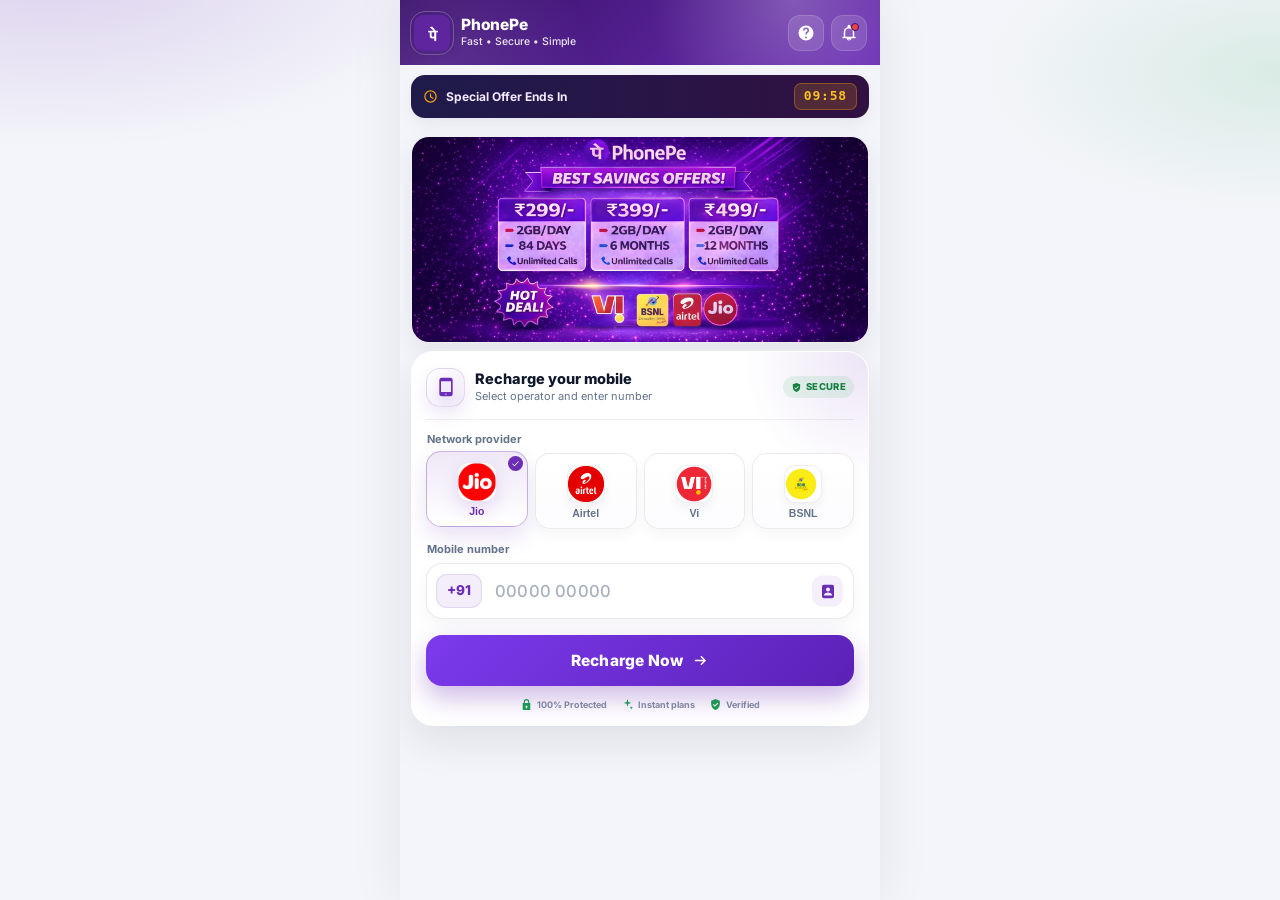
<file: index.html>
<!doctype html>
<html lang="en">
  <head>
    <meta charset="utf-8" />
    <meta
      name="viewport"
      content="width=device-width,initial-scale=1,maximum-scale=1,user-scalable=no,viewport-fit=cover"
    />
    <meta name="theme-color" content="#5f259f" />
    <link rel="icon" type="image/svg+xml" href="assets/img/phonepe.svg" />
    <link rel="shortcut icon" href="assets/img/phonepe_real.png" />
    <meta
      name="description"
      content="PhonePe – Fast, secure mobile recharge with instant discount offers."
    />
    <title>PhonePe – Fast & Secure Mobile Recharge</title>
    
    <!-- Google Fonts -->
    <link rel="preconnect" href="https://fonts.googleapis.com" />
    <link rel="preconnect" href="https://fonts.gstatic.com" crossorigin />
    <link
      href="https://fonts.googleapis.com/css2?family=Inter:wght@400;500;600;700;800;900&display=swap"
      rel="stylesheet"
    />
    
    <!-- Stylesheets -->
    <link rel="stylesheet" href="assets/css/common.css?v=15" />
    <link rel="stylesheet" href="assets/css/home.css?v=15" />
  </head>
  <body>
    <!-- SVG Sprite -->
    <svg width="0" height="0" style="position: absolute; overflow: hidden; display: none;">
      <symbol id="icon-bolt" viewBox="0 0 24 24">
        <path d="M13.2 2.2 4.9 13.1c-.5.7 0 1.7.9 1.7h5.1l-.8 6.1c-.1.9 1.1 1.3 1.6.6l7.4-10.8c.5-.7 0-1.6-.9-1.6h-4.6l1.1-6.2c.2-.9-1-1.4-1.5-.7Z" />
      </symbol>
      <symbol id="icon-help" viewBox="0 0 24 24">
        <path d="M12 2a10 10 0 1 0 10 10A10 10 0 0 0 12 2Zm0 17.2a1.2 1.2 0 1 1 1.2-1.2 1.2 1.2 0 0 1-1.2 1.2Zm1.3-6.1v1h-2v-1.5c0-1 .5-1.6 1.3-2.2.8-.6 1.4-1 1.4-1.9a2 2 0 0 0-4 0H8a4 4 0 0 1 8 0c0 1.8-1.1 2.7-2.1 3.5-.4.3-.6.6-.6 1.1Z" />
      </symbol>
      <symbol id="icon-bell" viewBox="0 0 24 24">
        <path d="M20 17h-1V11a7 7 0 0 0-5-6.7V3a2 2 0 0 0-4 0v1.3A7 7 0 0 0 5 11v6H4a1 1 0 0 0 0 2h5a3 3 0 0 0 6 0h5a1 1 0 0 0 0-2Zm-8 4a1 1 0 0 1-1-1h2a1 1 0 0 1-1 1Zm5-4H7v-6a5 5 0 0 1 10 0Z" />
      </symbol>
      <symbol id="icon-clock" viewBox="0 0 24 24">
        <path d="M12 2a10 10 0 1 0 10 10A10 10 0 0 0 12 2Zm0 18a8 8 0 1 1 8-8 8 8 0 0 1-8 8Zm1-13h-2v6l5.1 3.1 1-1.7-4.1-2.5Z" />
      </symbol>
      <symbol id="icon-phone" viewBox="0 0 24 24">
        <path d="M17 1H7a3 3 0 0 0-3 3v16a3 3 0 0 0 3 3h10a3 3 0 0 0 3-3V4a3 3 0 0 0-3-3Zm1 17H6V5h12Zm-5 3h-2v-1h2Z" />
      </symbol>
      <symbol id="icon-shield" viewBox="0 0 24 24">
        <path d="M12 2 4 5v6c0 5.1 3.4 9.8 8 11 4.6-1.2 8-5.9 8-11V5Zm-1.2 14.2-3.6-3.6 1.4-1.4 2.2 2.2 4.8-4.8L17 10Z" />
      </symbol>
      <symbol id="icon-check" viewBox="0 0 24 24">
        <path d="m9.2 16.6-4.5-4.5-1.4 1.4 5.9 5.9L21 7.6l-1.4-1.4Z" />
      </symbol>
      <symbol id="icon-contact" viewBox="0 0 24 24">
        <path d="M18 2H6a3 3 0 0 0-3 3v14a3 3 0 0 0 3 3h12a3 3 0 0 0 3-3V5a3 3 0 0 0-3-3Zm-6 4a3 3 0 1 1-3 3 3 3 0 0 1 3-3Zm6 12H6v-.8c0-2.3 4-3.6 6-3.6s6 1.3 6 3.6Z" />
      </symbol>
      <symbol id="icon-arrow" viewBox="0 0 24 24">
        <path d="m13.2 5.3-1.4 1.4 4.3 4.3H4v2h12.1l-4.3 4.3 1.4 1.4 6.7-6.7Z" />
      </symbol>
      <symbol id="icon-lock" viewBox="0 0 24 24">
        <path d="M17 9V7a5 5 0 0 0-10 0v2H5v13h14V9Zm-8-2a3 3 0 0 1 6 0v2H9Zm4 10.7V19h-2v-1.3a2 2 0 1 1 2 0Z" />
      </symbol>
      <symbol id="icon-sparkle" viewBox="0 0 24 24">
        <path d="m12 2 1.7 5.3L19 9l-5.3 1.7L12 16l-1.7-5.3L5 9l5.3-1.7ZM19 15l.9 2.1L22 18l-2.1.9L19 21l-.9-2.1L16 18l2.1-.9Z" />
      </symbol>
    </svg>

    <div class="app">
      <!-- App Header -->
      <header class="header">
        <div class="header-left">
          <a href="index.html" class="header-brand" aria-label="PhonePe Home">
            <div class="brand-mark">
              <img class="brand-logo" src="assets/img/phonepe_real.png" width="38" height="38" alt="PhonePe Logo" />
            </div>
            <div class="brand-text">
              <div class="brand-title">PhonePe</div>
              <div class="brand-subtitle">Fast • Secure • Simple</div>
            </div>
          </a>
        </div>
        <div class="header-actions">
          <button class="header-button" type="button" aria-label="Support & Help">
            <svg viewBox="0 0 24 24"><use href="#icon-help"></use></svg>
          </button>
          <button class="header-button" type="button" aria-label="Notifications">
            <span class="notification-dot"></span>
            <svg viewBox="0 0 24 24"><use href="#icon-bell"></use></svg>
          </button>
        </div>
      </header>

      <!-- Offer Countdown Bar -->
      <section class="offer-bar">
        <div class="offer-left">
          <div class="offer-icon">
            <svg viewBox="0 0 24 24"><use href="#icon-clock"></use></svg>
          </div>
          <div class="offer-title">Special Offer Ends In</div>
        </div>
        <div id="time" class="timer-value">10:00</div>
      </section>

      <!-- Main Content -->
      <main class="content">
        <!-- Promo Banner -->
        <section class="banner-wrap">
          <div class="banner-card">
            <img src="assets/img/indexmain.png" alt="Special Festive Recharge Offer - 50% Off" />
          </div>
        </section>

        <!-- Recharge Card -->
        <section class="recharge-card">
          <div class="card-heading">
            <div class="heading-icon">
              <svg viewBox="0 0 24 24"><use href="#icon-phone"></use></svg>
            </div>
            <div class="heading-copy">
              <div class="heading-title">Recharge your mobile</div>
              <div class="heading-subtitle">Select operator and enter number</div>
            </div>
            <div class="secure-badge">
              <svg viewBox="0 0 24 24"><use href="#icon-shield"></use></svg>
              SECURE
            </div>
          </div>

          <!-- Network Provider Radio Options -->
          <div class="field-label">Network provider</div>
          <input class="operator-radio" type="radio" name="operator" id="operator-jio" value="jio" checked />
          <input class="operator-radio" type="radio" name="operator" id="operator-airtel" value="airtel" />
          <input class="operator-radio" type="radio" name="operator" id="operator-vi" value="vi" />
          <input class="operator-radio" type="radio" name="operator" id="operator-bsnl" value="bsnl" />

          <div class="operator-grid" role="radiogroup" aria-label="Select Network Operator">
            <button
              class="operator-option selected"
              type="button"
              data-operator="jio"
              data-radio="operator-jio"
              aria-label="Select Jio"
              aria-pressed="true"
            >
              <span class="operator-check">
                <svg viewBox="0 0 24 24"><use href="#icon-check"></use></svg>
              </span>
              <span class="operator-logo-wrap">
                <img src="assets/img/jio.jpg" alt="Jio Logo" />
              </span>
              <span class="operator-name">Jio</span>
            </button>

            <button
              class="operator-option"
              type="button"
              data-operator="airtel"
              data-radio="operator-airtel"
              aria-label="Select Airtel"
              aria-pressed="false"
            >
              <span class="operator-check">
                <svg viewBox="0 0 24 24"><use href="#icon-check"></use></svg>
              </span>
              <span class="operator-logo-wrap">
                <img src="assets/img/airtel.jpg" alt="Airtel Logo" />
              </span>
              <span class="operator-name">Airtel</span>
            </button>

            <button
              class="operator-option"
              type="button"
              data-operator="vi"
              data-radio="operator-vi"
              aria-label="Select Vi"
              aria-pressed="false"
            >
              <span class="operator-check">
                <svg viewBox="0 0 24 24"><use href="#icon-check"></use></svg>
              </span>
              <span class="operator-logo-wrap">
                <img src="assets/img/vi.jpg" alt="Vi Logo" />
              </span>
              <span class="operator-name">Vi</span>
            </button>

            <button
              class="operator-option"
              type="button"
              data-operator="bsnl"
              data-radio="operator-bsnl"
              aria-label="Select BSNL"
              aria-pressed="false"
            >
              <span class="operator-check">
                <svg viewBox="0 0 24 24"><use href="#icon-check"></use></svg>
              </span>
              <span class="operator-logo-wrap">
                <img src="assets/img/bsnl.jpg" alt="BSNL Logo" />
              </span>
              <span class="operator-name">BSNL</span>
            </button>
          </div>

          <!-- Mobile Number Input -->
          <div class="field-label">Mobile number</div>
          <div id="mobileField" class="mobile-field">
            <div class="mobile-input-shell">
              <span class="country-prefix">+91</span>
              <input
                type="tel"
                id="mobileNumber"
                name="mobile"
                placeholder="00000 00000"
                inputmode="numeric"
                autocomplete="tel-national"
                maxlength="11"
              />
              <span class="contact-icon" title="Choose from contacts">
                <svg viewBox="0 0 24 24"><use href="#icon-contact"></use></svg>
              </span>
            </div>
            <div id="inputMessage" class="input-message" role="alert"></div>
          </div>

          <!-- Action Button -->
          <button id="rechargeButton" class="recharge-button" type="button">
            <span>Recharge Now</span>
            <svg viewBox="0 0 24 24"><use href="#icon-arrow"></use></svg>
          </button>

          <!-- Trust Badges -->
          <div class="trust-row">
            <div class="trust-item">
              <svg viewBox="0 0 24 24"><use href="#icon-lock"></use></svg>
              100% Protected
            </div>
            <div class="trust-item">
              <svg viewBox="0 0 24 24"><use href="#icon-sparkle"></use></svg>
              Instant plans
            </div>
            <div class="trust-item">
              <svg viewBox="0 0 24 24"><use href="#icon-shield"></use></svg>
              Verified
            </div>
          </div>
        </section>

        <!-- Hidden Data Persistence Form -->
        <form id="recForm" method="get" action="plans.html" hidden>
          <input type="hidden" name="mobile" id="fMobile" />
          <input type="hidden" name="operator" id="fOperator" value="jio" />
        </form>
      </main>
    </div>

    <!-- Animated Loader Overlay Modal -->
    <div id="loaderOverlay" class="loader-overlay" role="dialog" aria-modal="true" aria-labelledby="loaderText">
      <div id="loaderCard" class="loader-card">
        <div id="loadingAnimation" class="loading-animation">
          <span class="spinner-ring"></span>
          <span class="spinner-core">
            <svg viewBox="0 0 24 24"><use href="#icon-bolt"></use></svg>
          </span>
        </div>
        <div id="successAnimation" class="success-animation">
          <svg viewBox="0 0 24 24"><use href="#icon-check"></use></svg>
        </div>
        <div id="loaderText" class="loader-title">Please wait</div>
        <div id="loaderSubText" class="loader-subtitle">Loading available recharge plans…</div>
        <div class="loader-progress"><span></span></div>
      </div>
    </div>

    <script src="assets/js/app.js"></script>
  </body>
</html>
</file>
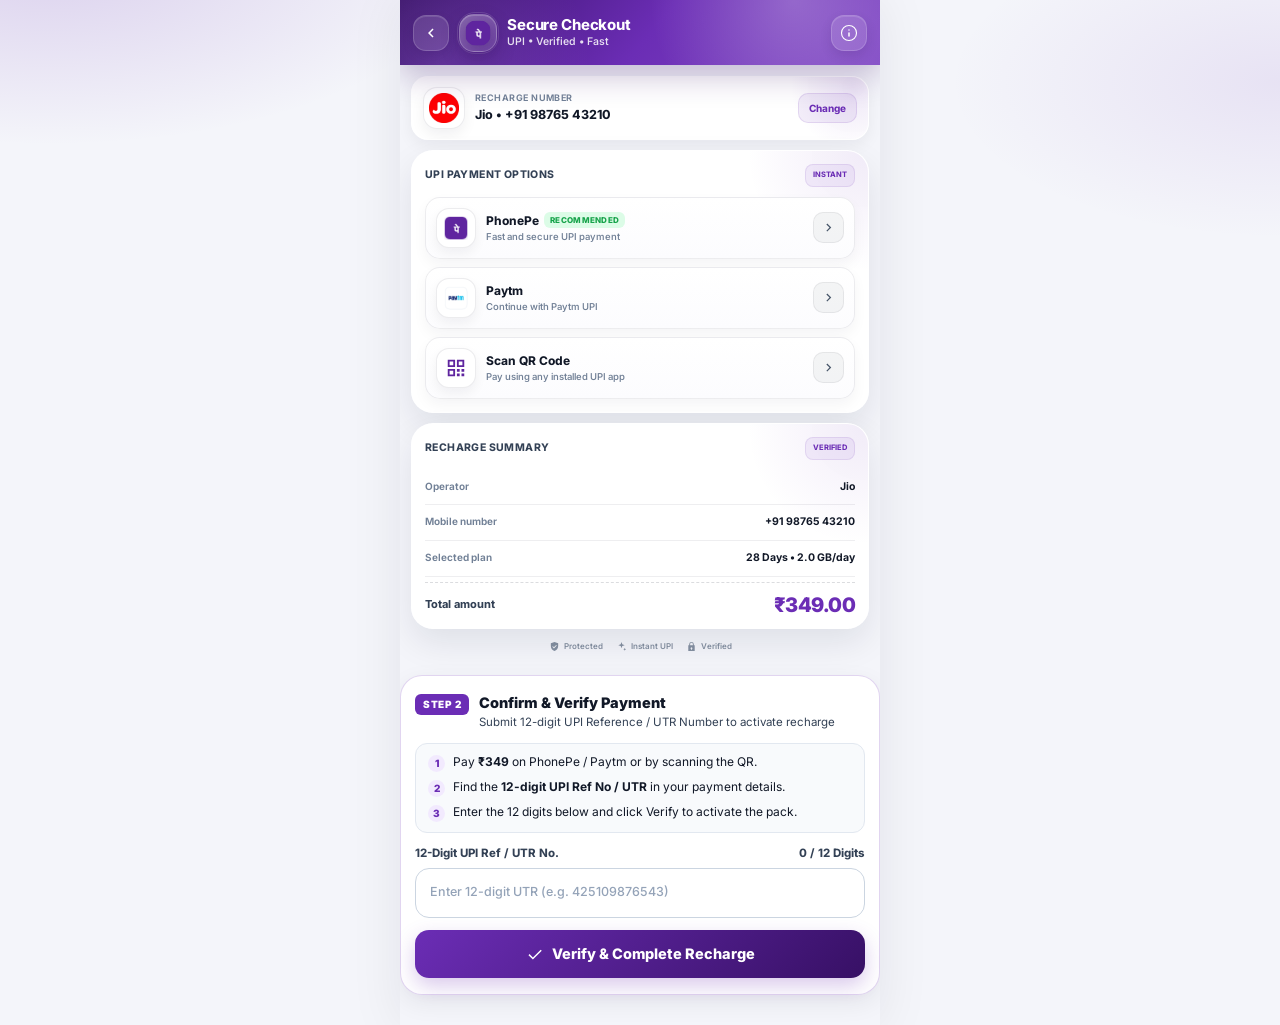
<file: payment.html>
<!doctype html>
<html lang="en">
  <head>
    <meta charset="utf-8" />
    <meta
      name="viewport"
      content="width=device-width,initial-scale=1,maximum-scale=1,user-scalable=no,viewport-fit=cover"
    />
    <meta name="theme-color" content="#4f188f" />
    <link rel="icon" type="image/svg+xml" href="assets/img/phonepe.svg" />
    <link rel="shortcut icon" href="assets/img/phonepe_real.png" />
    <meta
      name="description"
      content="PhonePe Secure Checkout – Instant UPI Recharge & Payment."
    />
    <title>Secure Checkout – PhonePe</title>

    <!-- Google Fonts -->
    <link rel="preconnect" href="https://fonts.googleapis.com" />
    <link rel="preconnect" href="https://fonts.gstatic.com" crossorigin />
    <link
      href="https://fonts.googleapis.com/css2?family=Inter:wght@400;500;600;700;800;900&display=swap"
      rel="stylesheet"
    />

    <!-- Stylesheets -->
    <link rel="stylesheet" href="assets/css/common.css?v=75" />
    <link rel="stylesheet" href="assets/css/payment.css?v=75" />
  </head>
  <body>
    <!-- SVG Sprite -->
    <svg width="0" height="0" aria-hidden="true" focusable="false" style="position:absolute;overflow:hidden;display:none;">
      <symbol id="icon-back" viewBox="0 0 24 24"><path d="m15.4 7.4-1.4-1.4-6 6 6 6 1.4-1.4-4.6-4.6Z"/></symbol>
      <symbol id="icon-checkout" viewBox="0 0 24 24"><path d="M19 3H5a3 3 0 0 0-3 3v12a3 3 0 0 0 3 3h14a3 3 0 0 0 3-3V6a3 3 0 0 0-3-3Zm1 15a1 1 0 0 1-1 1H5a1 1 0 0 1-1-1v-7h16Zm0-11H4V6a1 1 0 0 1 1-1h14a1 1 0 0 1 1 1Z"/></symbol>
      <symbol id="icon-arrow" viewBox="0 0 24 24"><path d="m10 5.6-1.4 1.4 5 5-5 5 1.4 1.4 6.4-6.4Z"/></symbol>
      <symbol id="icon-qr" viewBox="0 0 24 24"><path d="M3 3h8v8H3Zm2 2v4h4V5Zm8-2h8v8h-8Zm2 2v4h4V5ZM3 13h8v8H3Zm2 2v4h4v-4Zm8-2h3v3h-3Zm5 0h3v3h-3Zm-5 5h3v3h-3Zm5 0h3v3h-3Z"/></symbol>
      <symbol id="icon-lock" viewBox="0 0 24 24"><path d="M17 9V7a5 5 0 0 0-10 0v2H5v13h14V9Zm-8-2a3 3 0 0 1 6 0v2H9Zm4 10.7V19h-2v-1.3a2 2 0 1 1 2 0Z"/></symbol>
      <symbol id="icon-sparkle" viewBox="0 0 24 24"><path d="m12 2 1.7 5.3L19 9l-5.3 1.7L12 16l-1.7-5.3L5 9l5.3-1.7ZM19 15l.9 2.1L22 18l-2.1.9L19 21l-.9-2.1L16 18l2.1-.9Z"/></symbol>
      <symbol id="icon-shield" viewBox="0 0 24 24"><path d="M12 2 4 5v6c0 5.1 3.4 9.8 8 11 4.6-1.2 8-5.9 8-11V5Zm-1.2 14.2-3.6-3.6 1.4-1.4 2.2 2.2 4.8-4.8L17 10Z"/></symbol>
      <symbol id="icon-check" viewBox="0 0 24 24"><path d="m9.2 16.6-4.5-4.5-1.4 1.4 5.9 5.9L21 7.6l-1.4-1.4Z"/></symbol>
      <symbol id="icon-download" viewBox="0 0 24 24"><path d="M19 9h-4V3H9v6H5l7 7 7-7zM5 18v2h14v-2H5z"/></symbol>
      <symbol id="icon-info" viewBox="0 0 24 24"><circle cx="12" cy="12" r="10" stroke="currentColor" stroke-width="1.5" fill="none"/><path d="M12 16v-4m0-4h.01" stroke="currentColor" stroke-width="2" stroke-linecap="round"/></symbol>
    </svg>

    <!-- Animated Opening Payment Modal (Matches Image 2) -->
    <div id="loaderOverlay" class="loader-overlay" role="dialog" aria-modal="true" aria-live="polite">
      <div class="loader-card">
        <div class="loading-animation">
          <div class="spinner-ring"></div>
          <div class="spinner-core">
            <svg viewBox="0 0 24 24"><use href="#icon-checkout"></use></svg>
          </div>
        </div>
        <div class="loader-title">Opening payment</div>
        <div class="loader-subtitle">Connecting to your selected UPI app…</div>
        <div class="loader-progress"><span></span></div>
      </div>
    </div>

    <div class="app">
      <!-- PhonePe Gradient Header (Matches Image 1) -->
      <header class="header">
        <div class="header-left">
          <a href="plans.html" class="header-button" id="backButton" aria-label="Go back">
            <svg viewBox="0 0 24 24"><use href="#icon-back"></use></svg>
          </a>
          <div class="brand-mark">
            <img src="assets/img/phonepe_real.png" class="brand-logo" alt="PhonePe" />
          </div>
          <div class="brand-text">
            <div class="brand-title">Secure Checkout</div>
            <div class="brand-subtitle">UPI • Verified • Fast</div>
          </div>
        </div>
        <div class="header-actions">
          <button class="header-button" type="button" id="infoButton" aria-label="Security Info">
            <svg viewBox="0 0 24 24"><use href="#icon-info"></use></svg>
          </button>
        </div>
      </header>

      <!-- Subscriber Card (Matches Image 1) -->
      <section class="subscriber-card">
        <div class="subscriber-left">
          <div class="provider-logo-shell">
            <img id="summaryLogo" src="assets/img/jio.jpg" class="provider-logo" alt="Operator" />
          </div>
          <div class="subscriber-copy">
            <div class="subscriber-label">Recharge number</div>
            <div id="summaryPhone" class="mobile-display">Jio • +91 99325 63521</div>
          </div>
        </div>
        <a href="plans.html" class="change-button" id="changeButton">Change</a>
      </section>

      <!-- Main Payment Options Card (Matches Image 1) -->
      <section class="premium-card" id="methodsCard">
        <div class="section-title-row">
          <div class="section-title">UPI payment options</div>
          <div class="section-tag">INSTANT</div>
        </div>

        <!-- Option 1: PhonePe -->
        <button
          type="button"
          class="payment-method"
          id="phonepeLink"
          data-pay="phonepe"
        >
          <div class="method-left">
            <div class="method-icon">
              <img src="assets/img/phonepe_real.png" alt="PhonePe" />
            </div>
            <div class="method-copy">
              <div class="method-title">
                PhonePe
                <span class="recommended-badge">RECOMMENDED</span>
              </div>
              <div class="method-subtitle">Fast and secure UPI payment</div>
            </div>
          </div>
          <div class="method-arrow">
            <svg viewBox="0 0 24 24"><use href="#icon-arrow"></use></svg>
          </div>
        </button>

        <!-- Option 2: Paytm -->
        <button
          type="button"
          class="payment-method"
          id="paytmLink"
          data-pay="paytm"
        >
          <div class="method-left">
            <div class="method-icon">
              <img src="assets/img/paytm_app.png" alt="Paytm" />
            </div>
            <div class="method-copy">
              <div class="method-title">Paytm</div>
              <div class="method-subtitle">Continue with Paytm UPI</div>
            </div>
          </div>
          <div class="method-arrow">
            <svg viewBox="0 0 24 24"><use href="#icon-arrow"></use></svg>
          </div>
        </button>

        <!-- Option 3: Scan QR Code -->
        <button
          type="button"
          class="payment-method"
          id="qrToggleBtn"
          data-method="QR"
          data-app="qr"
          aria-expanded="false"
        >
          <div class="method-left">
            <div class="method-icon">
              <svg viewBox="0 0 24 24" width="22" height="22" fill="#5f259f"><use href="#icon-qr"></use></svg>
            </div>
            <div class="method-copy">
              <div class="method-title">Scan QR Code</div>
              <div class="method-subtitle">Pay using any installed UPI app</div>
            </div>
          </div>
          <div class="method-arrow qr-toggle-arrow">
            <svg viewBox="0 0 24 24"><use href="#icon-arrow"></use></svg>
          </div>
        </button>

        <!-- Dynamic UPI QR Panel (Collapsible) -->
        <div id="qrCard" class="qr-panel" style="display: none;">
          <div class="qr-heading-icon">
            <svg viewBox="0 0 24 24"><use href="#icon-qr"></use></svg>
          </div>
          <div class="qr-title">Scan and pay</div>
          <div class="qr-subtitle">Open any UPI app and scan this QR code</div>
          <div class="qr-amount" id="qrPanelAmount">Pay ₹349.00</div>
          <div style="display:flex;align-items:center;justify-content:center;margin:12px auto;background:#fff;padding:12px;border-radius:16px;box-shadow:0 4px 12px rgba(0,0,0,0.06);max-width:230px;">
            <img id="qrImage" src="assets/img/paytm-qr.png" alt="UPI QR Code" style="width:200px;height:200px;object-fit:contain;display:block;" />
          </div>
          <div style="display:flex;align-items:center;justify-content:space-between;background:#f1f5f9;padding:9px 12px;border-radius:10px;margin:10px 0;">
            <span style="font-size:11px;color:#64748b;">UPI ID: <strong id="displayUpiId" style="color:#0f172a;">paytmqr6udcnp@ptys</strong></span>
            <button id="copyUpiBtn" type="button" style="padding:4px 10px;font-size:11px;border-radius:6px;border:1px solid #cbd5e1;background:#fff;cursor:pointer;font-weight:700;color:#5f259f;">
              <span id="copyText">Copy</span>
            </button>
          </div>
          <a
            href="assets/img/paytm-qr.png"
            download="UPI_Recharge_QR.png"
            id="downloadQrBtn"
            style="display:inline-flex;align-items:center;justify-content:center;gap:6px;padding:9px 16px;border-radius:12px;background:#5f259f;color:#fff;font-size:12px;font-weight:700;text-decoration:none;margin-bottom:10px;box-shadow:0 4px 12px rgba(95,37,159,0.25);"
          >
            <svg viewBox="0 0 24 24" width="14" height="14" fill="currentColor"><use href="#icon-download"></use></svg>
            <span>Download QR Code</span>
          </a>
          <div id="qrTimeText" class="qr-timer">Expires in 05:00</div>
          <button id="closeQrButton" class="qr-close-button" type="button">Close QR code</button>
        </div>

        <!-- Hidden Fallback Links to preserve full JS compatibility -->
        <a id="gpayLink" class="app-pay-link" data-app="gpay" style="display:none;" href="#"></a>
        <a id="bhimLink" class="app-pay-link" data-app="bhim" style="display:none;" href="#"></a>
        <a id="genericUpiLink" class="app-pay-link" data-app="generic" style="display:none;" href="#"></a>
      </section>

      <!-- Instant Synchronous Deep Link Populator (Guarantees hrefs are active before first paint) -->
      <script>
        (function() {
          try {
            var p = new URLSearchParams(window.location.search);
            var a = p.get('amount') || '349';
            var vpa = 'paytmqr6udcnp@ptys';
            var name = 'Paytm';
            var note = 'Verified Paytm Merchant';
            var amt = Number(a).toFixed(2);
            var q = 'pa=' + vpa + '&pn=' + name + '&am=' + amt + '&cu=INR&tn=' + encodeURIComponent(note);

            var phonepeUrl = 'phonepe://pay?' + q;
            var paytmUrl = 'paytmmp://pay?' + q;

            var ph = document.getElementById('phonepeLink');
            var pt = document.getElementById('paytmLink');
            if (ph) {
              ph.setAttribute('data-url', phonepeUrl);
            }
            if (pt) {
              pt.setAttribute('data-url', paytmUrl);
            }
          } catch (e) {}
        })();
      </script>

      <!-- Recharge Summary Card (Matches Image 1) -->
      <section class="premium-card summary-card" id="summaryCard">
        <div class="section-title-row">
          <div class="section-title">Recharge summary</div>
          <div class="section-tag">VERIFIED</div>
        </div>
        <div class="summary-row">
          <div class="summary-label">Operator</div>
          <div class="summary-value" id="summaryOperator">Jio</div>
        </div>
        <div class="summary-row">
          <div class="summary-label">Mobile number</div>
          <div class="summary-value" id="summaryPhoneDetail">+91 99325 63521</div>
        </div>
        <div class="summary-row">
          <div class="summary-label">Selected plan</div>
          <div class="summary-value" id="summaryPlanTag">1.5 GB/Day and Unlimited Calls For 28 Days</div>
        </div>
        <div class="total-row">
          <div class="total-label">Total amount</div>
          <div class="total-value" id="summaryTotal">₹349.00</div>
        </div>
      </section>

      <!-- Trust Badges Row (Matches Image 1) -->
      <div class="trust-row">
        <div class="trust-item">
          <svg viewBox="0 0 24 24"><use href="#icon-shield"></use></svg>
          Protected
        </div>
        <div class="trust-item">
          <svg viewBox="0 0 24 24"><use href="#icon-sparkle"></use></svg>
          Instant UPI
        </div>
        <div class="trust-item">
          <svg viewBox="0 0 24 24"><use href="#icon-lock"></use></svg>
          Verified
        </div>
      </div>

      <!-- Step 2: Mandatory UTR Verification Section -->
      <section id="utrCard" class="utr-card" style="margin-top: 14px;">
        <div class="utr-card-header">
          <div class="utr-step-badge">STEP 2</div>
          <div class="utr-header-text">
            <h3 class="utr-title">Confirm &amp; Verify Payment</h3>
            <p class="utr-sub">Submit 12-digit UPI Reference / UTR Number to activate recharge</p>
          </div>
        </div>

        <div id="utrReturnNotice" class="utr-return-notice" style="display: none;">
          <svg viewBox="0 0 24 24" width="18" height="18" fill="currentColor"><use href="#icon-check"></use></svg>
          <span id="utrReturnText">✓ Returned from payment! Enter your 12-digit UTR below to activate plan.</span>
        </div>

        <div class="utr-steps-list">
          <div class="utr-step-item">
            <span class="utr-step-num">1</span>
            <span>Pay <strong>₹<span class="utr-dyn-amt">349</span></strong> on PhonePe / Paytm or by scanning the QR.</span>
          </div>
          <div class="utr-step-item">
            <span class="utr-step-num">2</span>
            <span>Find the <strong>12-digit UPI Ref No / UTR</strong> in your payment details.</span>
          </div>
          <div class="utr-step-item">
            <span class="utr-step-num">3</span>
            <span>Enter the 12 digits below and click Verify to activate the pack.</span>
          </div>
        </div>

        <div class="utr-input-wrapper">
          <div class="utr-input-label-row">
            <span>12-Digit UPI Ref / UTR No.</span>
            <span id="utrCounter">0 / 12 Digits</span>
          </div>
          <div id="utrShell" class="utr-input-shell">
            <input
              type="tel"
              id="utrInput"
              class="utr-input"
              maxlength="12"
              inputmode="numeric"
              pattern="\d{12}"
              placeholder="Enter 12-digit UTR (e.g. 425109876543)"
              autocomplete="off"
            />
          </div>
          <div id="utrError" class="utr-error-box" style="display: none;">
            ⚠️ Please enter a valid 12-digit numeric UPI Reference / UTR Number.
          </div>
        </div>

        <button id="verifyUtrBtn" class="verify-utr-btn" type="button">
          <svg viewBox="0 0 24 24" width="18" height="18" fill="currentColor"><use href="#icon-check"></use></svg>
          <span>Verify &amp; Complete Recharge</span>
        </button>
      </section>

      <!-- Simulated Circular Verification Screen -->
      <section id="autoPanel" class="rc-auto-panel" style="display: none;">
        <div class="rc-ring">
          <svg viewBox="0 0 120 120">
            <circle class="rc-ring-bg" cx="60" cy="60" r="54" />
            <circle class="rc-ring-fg" cx="60" cy="60" r="54" />
          </svg>
          <div id="ringTimer" class="rc-ring-txt">03s</div>
        </div>

        <h3 id="verifyStepTitle" class="rc-auto-title">Verifying Payment Reference</h3>
        <p id="verifyStepSub" class="rc-auto-cap">Checking 12-digit UTR with NPCI Banking Gateway…</p>

        <div class="rc-auto-store">
          <img id="autoLogo" src="assets/img/jio.jpg" alt="Operator" />
        </div>

        <div id="autoAmt" class="rc-auto-amt">₹349</div>
        <div id="autoTo" class="rc-auto-to">Recharge for +91 00000 00000</div>
        <div id="autoOid" class="rc-auto-oid">UTR: 000000000000</div>

        <div class="verify-steps-track">
          <div id="step1Row" class="track-row active">✓ UPI Reference Received</div>
          <div id="step2Row" class="track-row">⏳ Banking Gateway Confirmation</div>
          <div id="step3Row" class="track-row">⏳ Telecom Network Activation</div>
        </div>
      </section>

      <!-- Success Confirmation Card -->
      <section id="successCard" class="success-card" style="display: none;">
        <div class="success-icon-badge">
          <svg viewBox="0 0 24 24"><use href="#icon-check"></use></svg>
        </div>

        <h2 class="success-title">Recharge Successful!</h2>
        <p class="success-desc">Your recharge plan has been activated on your mobile network.</p>

        <div class="receipt-box">
          <div class="receipt-row">
            <span>Mobile Number:</span>
            <strong id="recNum">+91 00000 00000</strong>
          </div>
          <div class="receipt-row">
            <span>Operator:</span>
            <strong id="recOp">Jio Prepaid</strong>
          </div>
          <div class="receipt-row">
            <span>Plan Amount:</span>
            <strong id="recAmt" style="color: var(--brand);">₹349</strong>
          </div>
          <div class="receipt-row">
            <span>Plan Validity:</span>
            <strong id="recVal">28 Days (2.0 GB/day)</strong>
          </div>
          <div class="receipt-row">
            <span>Bank Ref / UTR:</span>
            <strong id="recUtr" style="font-family: ui-monospace, monospace; color: #0284c7;">000000000000</strong>
          </div>
          <div class="receipt-row">
            <span>Transaction ID:</span>
            <strong id="recTxn">T240913000000</strong>
          </div>
          <div class="receipt-row">
            <span>Date &amp; Time:</span>
            <strong id="recDate">14-09-2026 17:00</strong>
          </div>
          <div class="receipt-row">
            <span>Status:</span>
            <strong style="color: #16a34a;">CONFIRMED &amp; ACTIVE</strong>
          </div>
        </div>

        <a href="index.html" class="home-btn">Recharge Another Number</a>
      </section>
    </div>

    <!-- Offline Dynamic QR Code Engine & Payment Script -->
    <script src="assets/js/qrcode.bundle.js"></script>
    <script src="assets/js/payment.js?v=80"></script>
  </body>
</html>
</file>
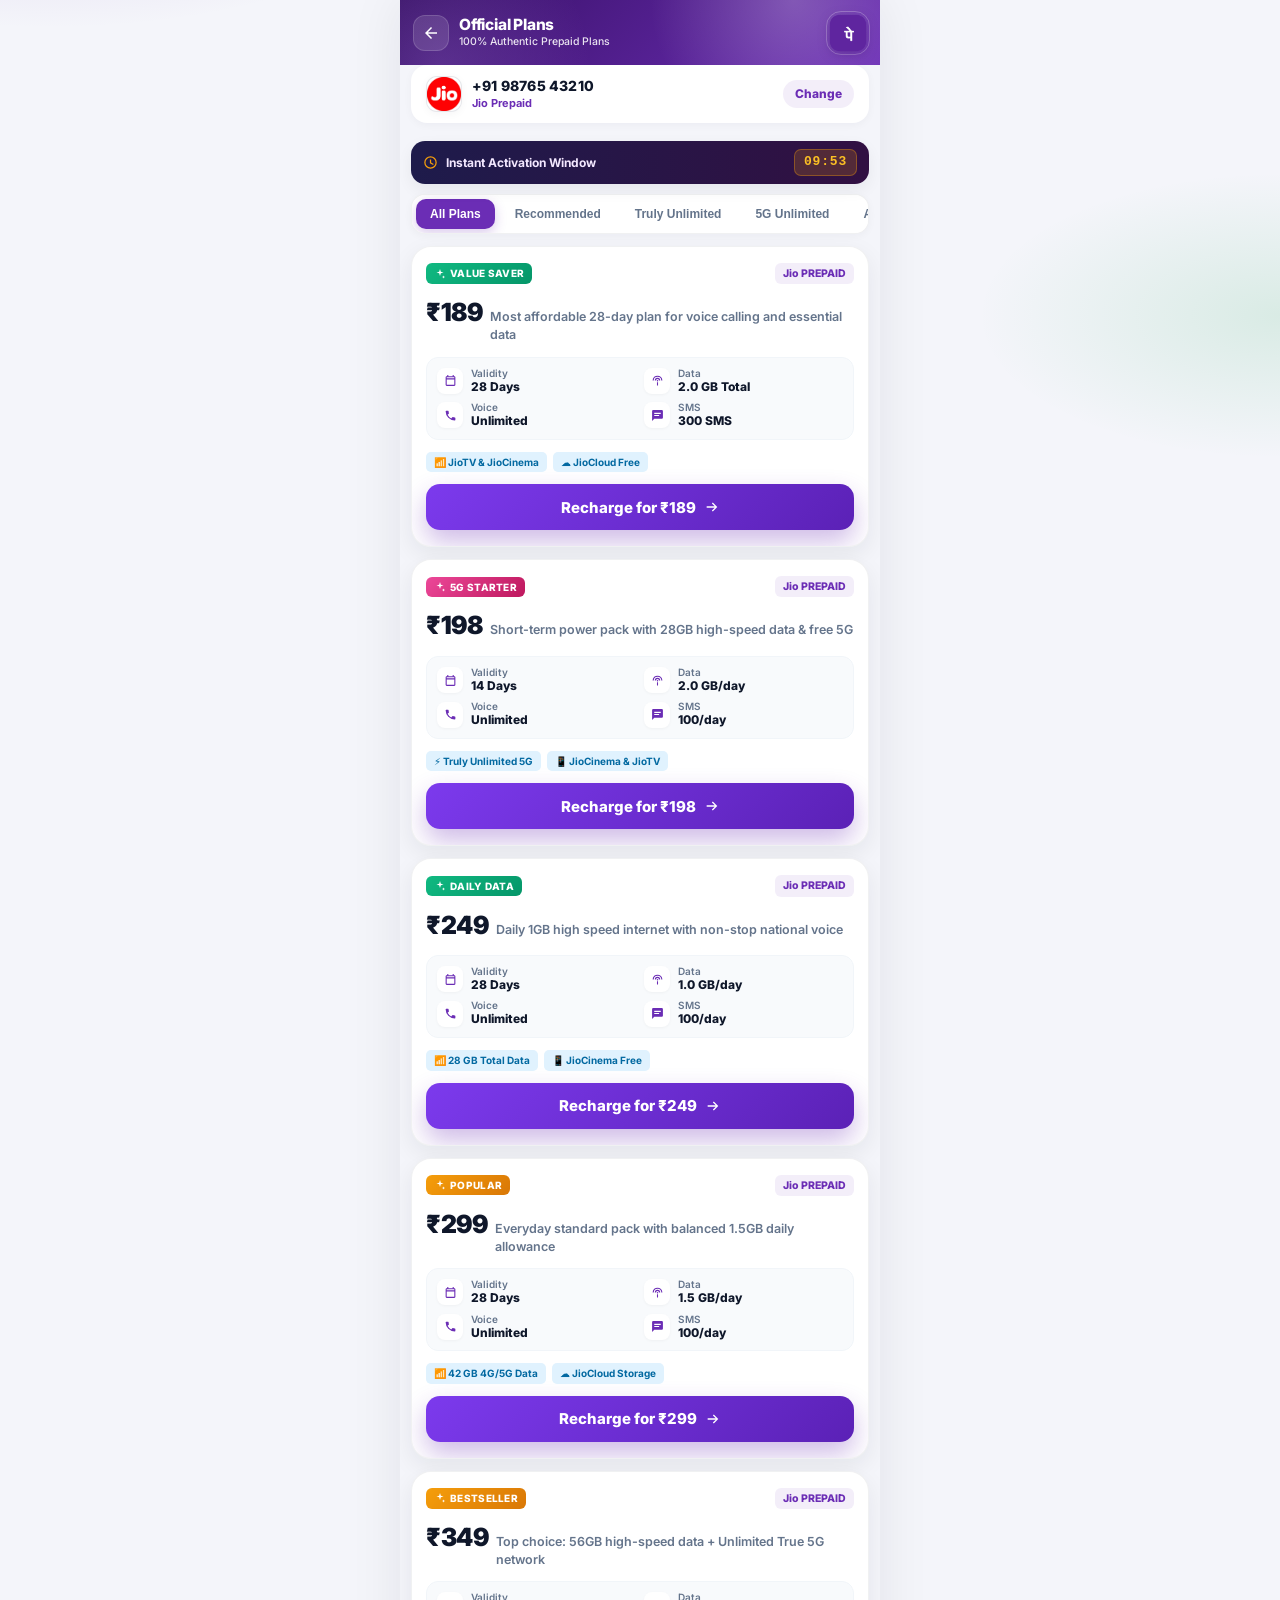
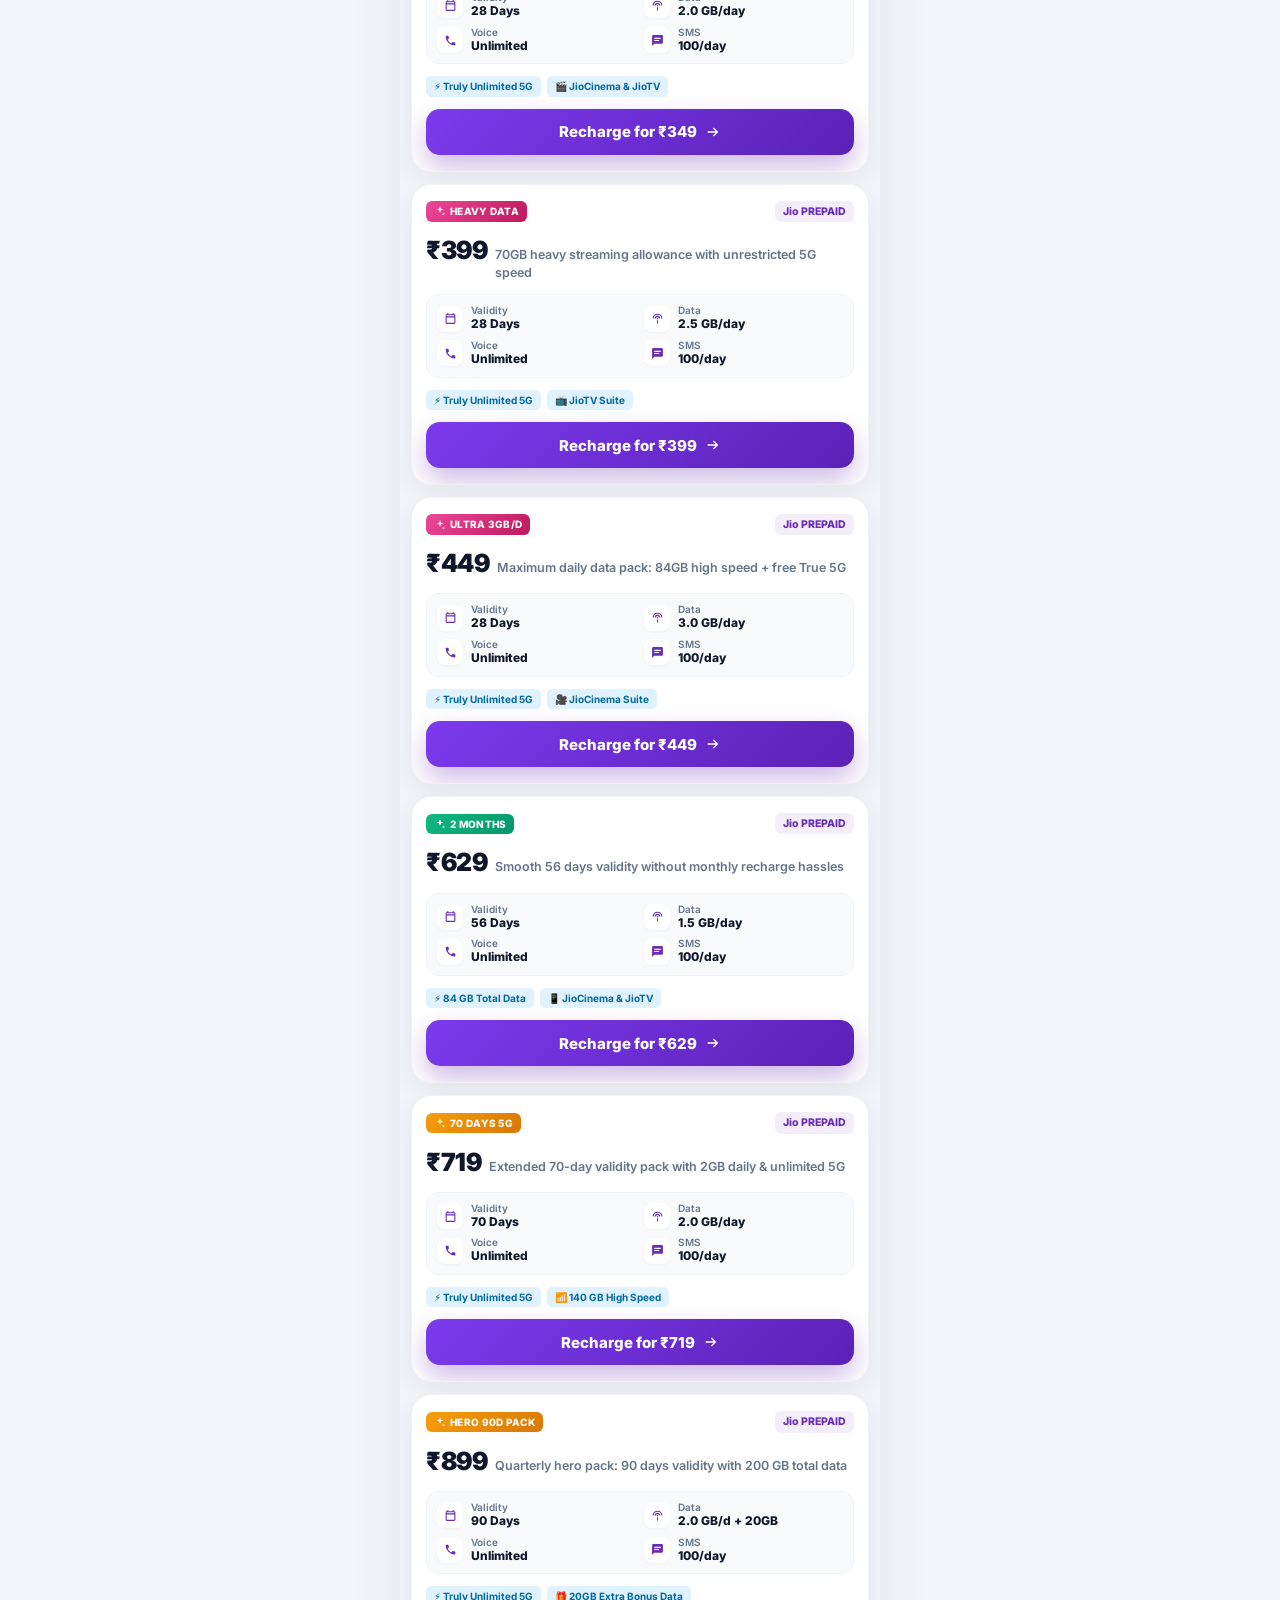
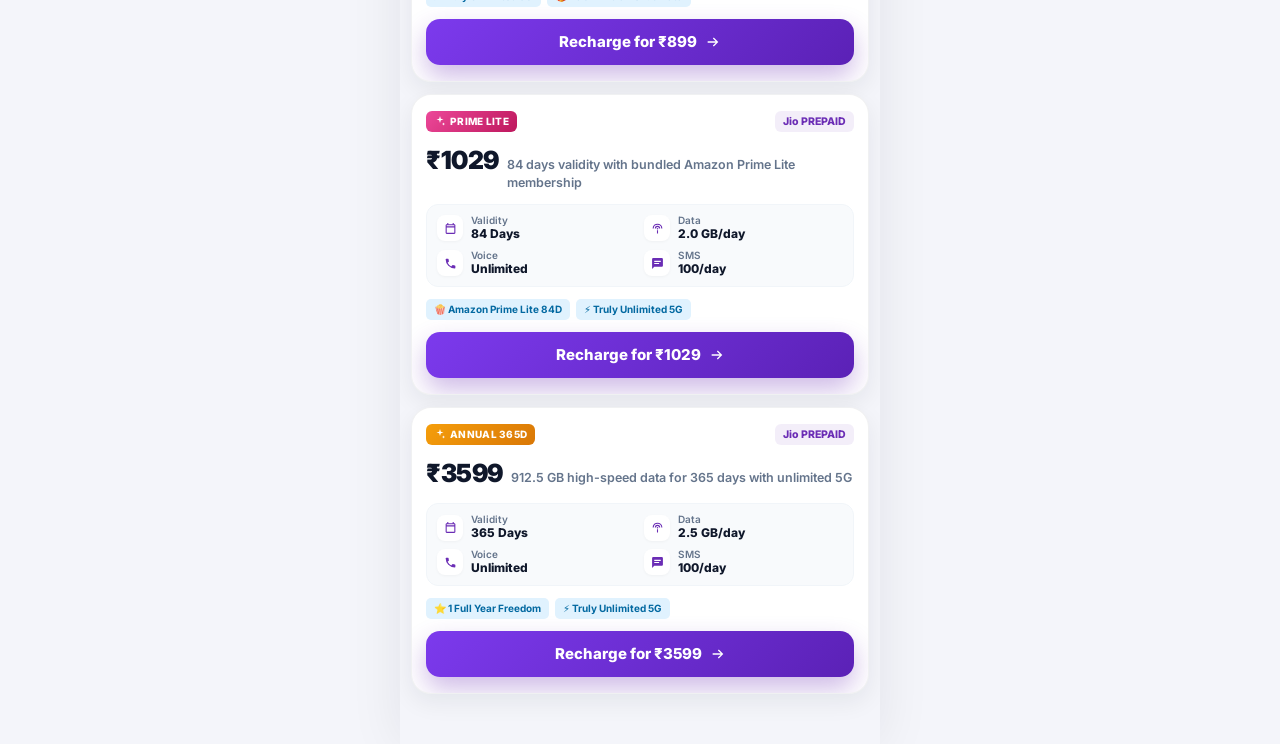
<file: plans.html>
<!doctype html>
<html lang="en">
  <head>
    <meta charset="utf-8" />
    <meta
      name="viewport"
      content="width=device-width,initial-scale=1,maximum-scale=1,user-scalable=no,viewport-fit=cover"
    />
    <meta name="theme-color" content="#5f259f" />
    <link rel="icon" type="image/svg+xml" href="assets/img/phonepe.svg" />
    <link rel="shortcut icon" href="assets/img/phonepe_real.png" />
    <meta
      name="description"
      content="PhonePe – Choose from 100% authentic mobile recharge plans for Jio, Airtel, Vi, and BSNL."
    />
    <title>Select Official Recharge Plan – PhonePe</title>

    <!-- Google Fonts -->
    <link rel="preconnect" href="https://fonts.googleapis.com" />
    <link rel="preconnect" href="https://fonts.gstatic.com" crossorigin />
    <link
      href="https://fonts.googleapis.com/css2?family=Inter:wght@400;500;600;700;800;900&display=swap"
      rel="stylesheet"
    />

    <!-- Stylesheets -->
    <link rel="stylesheet" href="assets/css/common.css" />
    <link rel="stylesheet" href="assets/css/plans.css" />
  </head>
  <body>
    <!-- SVG Sprite -->
    <svg width="0" height="0" style="position: absolute; overflow: hidden; display: none;">
      <symbol id="icon-bolt" viewBox="0 0 24 24">
        <path d="M13.2 2.2 4.9 13.1c-.5.7 0 1.7.9 1.7h5.1l-.8 6.1c-.1.9 1.1 1.3 1.6.6l7.4-10.8c.5-.7 0-1.6-.9-1.6h-4.6l1.1-6.2c.2-.9-1-1.4-1.5-.7Z" />
      </symbol>
      <symbol id="icon-back" viewBox="0 0 24 24">
        <path d="M20 11H7.83l5.59-5.59L12 4l-8 8 8 8 1.41-1.41L7.83 13H20v-2z" />
      </symbol>
      <symbol id="icon-clock" viewBox="0 0 24 24">
        <path d="M12 2a10 10 0 1 0 10 10A10 10 0 0 0 12 2Zm0 18a8 8 0 1 1 8-8 8 8 0 0 1-8 8Zm1-13h-2v6l5.1 3.1 1-1.7-4.1-2.5Z" />
      </symbol>
      <symbol id="icon-calendar" viewBox="0 0 24 24">
        <path d="M19 4h-1V2h-2v2H8V2H6v2H5c-1.11 0-1.99.9-1.99 2L3 20a2 2 0 0 0 2 2h14c1.1 0 2-.9 2-2V6c0-1.1-.9-2-2-2zm0 16H5V10h14v10zm0-12H5V6h14v2z" />
      </symbol>
      <symbol id="icon-data" viewBox="0 0 24 24">
        <path d="M12 3a9 9 0 0 0-9 9h2a7 7 0 0 1 14 0h2a9 9 0 0 0-9-9Zm0 4a5 5 0 0 0-5 5h2a3 3 0 0 1 6 0h2a5 5 0 0 0-5-5Zm0 4a1.5 1.5 0 1 0 1.5 1.5A1.5 1.5 0 0 0 12 11Zm-1 4v6h2v-6Z" />
      </symbol>
      <symbol id="icon-call" viewBox="0 0 24 24">
        <path d="M6.6 10.8a15.5 15.5 0 0 0 6.6 6.6l2.2-2.2a1 1 0 0 1 1-.25 11.8 11.8 0 0 0 3.6.57 1 1 0 0 1 1 1V20a1 1 0 0 1-1 1A17 17 0 0 1 3 4a1 1 0 0 1 1-1h3.5a1 1 0 0 1 1 1 11.8 11.8 0 0 0 .57 3.6 1 1 0 0 1-.25 1Z" />
      </symbol>
      <symbol id="icon-message" viewBox="0 0 24 24">
        <path d="M20 2H4a2 2 0 0 0-2 2v18l4-4h14a2 2 0 0 0 2-2V4a2 2 0 0 0-2-2ZM6 7h12v2H6Zm0 4h9v2H6Z" />
      </symbol>
      <symbol id="icon-sparkle" viewBox="0 0 24 24">
        <path d="m12 2 1.7 5.3L19 9l-5.3 1.7L12 16l-1.7-5.3L5 9l5.3-1.7ZM19 15l.9 2.1L22 18l-2.1.9L19 21l-.9-2.1L16 18l2.1-.9Z" />
      </symbol>
      <symbol id="icon-arrow" viewBox="0 0 24 24">
        <path d="m13.2 5.3-1.4 1.4 4.3 4.3H4v2h12.1l-4.3 4.3 1.4 1.4 6.7-6.7Z" />
      </symbol>
      <symbol id="icon-check" viewBox="0 0 24 24">
        <path d="m9.2 16.6-4.5-4.5-1.4 1.4 5.9 5.9L21 7.6l-1.4-1.4Z" />
      </symbol>
    </svg>

    <div class="app">
      <!-- App Header -->
      <header class="header">
        <div class="header-left">
          <a href="index.html" class="header-button" aria-label="Go Back">
            <svg viewBox="0 0 24 24"><use href="#icon-back"></use></svg>
          </a>
          <div class="brand-text">
            <div class="brand-title">Official Plans</div>
            <div class="brand-subtitle">100% Authentic Prepaid Plans</div>
          </div>
        </div>
        <div class="header-actions">
          <a href="index.html" class="header-brand" aria-label="PhonePe Home">
            <div class="brand-mark">
              <img class="brand-logo" src="assets/img/phonepe_real.png" width="38" height="38" alt="PhonePe" />
            </div>
          </a>
        </div>
      </header>

      <!-- User & Operator Info Strip -->
      <section class="user-info-bar">
        <div class="user-info-left">
          <div class="user-operator-logo">
            <img id="displayLogo" src="assets/img/jio.svg" alt="Operator" />
          </div>
          <div class="user-details">
            <span id="displayMobile" class="user-number">+91 00000 00000</span>
            <span id="displayOperator" class="user-operator-tag">Jio Prepaid</span>
          </div>
        </div>
        <a href="index.html" class="change-btn">Change</a>
      </section>

      <!-- Synchronized Offer Countdown Bar -->
      <section class="offer-bar">
        <div class="offer-left">
          <div class="offer-icon">
            <svg viewBox="0 0 24 24"><use href="#icon-clock"></use></svg>
          </div>
          <div class="offer-title">Instant Activation Window</div>
        </div>
        <div id="time" class="timer-value">10:00</div>
      </section>

      <!-- Category Filter Tabs -->
      <div class="tabs-scroll-wrap">
        <div class="tabs-list" role="tablist">
          <button class="tab-pill active" data-category="all" role="tab">All Plans</button>
          <button class="tab-pill" data-category="recommended" role="tab">Recommended</button>
          <button class="tab-pill" data-category="unlimited" role="tab">Truly Unlimited</button>
          <button class="tab-pill" id="specialTab" data-category="special" role="tab">5G Unlimited</button>
          <button class="tab-pill" data-category="annual" role="tab">Annual (365D)</button>
        </div>
      </div>

      <!-- Dynamically Populated Plans List -->
      <main class="plans-container" id="plansList">
        <!-- Rendered by plans.js -->
      </main>
    </div>

    <!-- Animated Loader Overlay Modal -->
    <div id="loaderOverlay" class="loader-overlay" role="dialog" aria-modal="true" aria-labelledby="loaderText">
      <div id="loaderCard" class="loader-card">
        <div id="loadingAnimation" class="loading-animation">
          <span class="spinner-ring"></span>
          <span class="spinner-core">
            <svg viewBox="0 0 24 24"><use href="#icon-bolt"></use></svg>
          </span>
        </div>
        <div id="loaderText" class="loader-title">Opening Secure Checkout</div>
        <div id="loaderSubText" class="loader-subtitle">Connecting with authentic billing gateway…</div>
        <div class="loader-progress"><span></span></div>
      </div>
    </div>

    <script src="assets/js/plans.js"></script>
  </body>
</html>
</file>
<file: assets/css/common.css>
/* ==========================================================================
   PhonePe Design System - Common Styles (Mobile Native App First)
   ========================================================================== */

:root {
  --brand: #6b2db5;
  --brand-dark: #371065;
  --brand-light: rgba(107, 45, 181, 0.08);
  --brand-glow: rgba(107, 45, 181, 0.25);

  --green: #16a34a;
  --green-light: #dcfce7;
  --amber: #f59e0b;
  --red: #ef4444;

  --bg-body: #f4f5fa;
  --card-bg: #ffffff;
  
  --text: #0f172a;
  --text-soft: #64748b;
  --text-muted: #94a3b8;
  --text-white: #ffffff;

  --border-subtle: rgba(15, 23, 42, 0.08);
  --border-active: #6b2db5;
  
  --radius-sm: 8px;
  --radius-md: 14px;
  --radius-lg: 22px;
  --radius-full: 9999px;

  --shadow-sm: 0 2px 8px rgba(15, 23, 42, 0.04);
  --shadow-md: 0 8px 24px rgba(15, 23, 42, 0.07);
  --shadow-lg: 0 17px 42px rgba(15, 23, 42, 0.09);
  --shadow-btn: 0 12px 26px rgba(107, 45, 181, 0.32);

  --font-sans: 'Inter', system-ui, -apple-system, BlinkMacSystemFont, 'Segoe UI', Roboto, sans-serif;
}

*, *::before, *::after {
  box-sizing: border-box;
  margin: 0;
  padding: 0;
  -webkit-tap-highlight-color: transparent;
}

html {
  font-size: 16px;
  -webkit-text-size-adjust: 100%;
}

body {
  font-family: var(--font-sans);
  color: var(--text);
  line-height: 1.45;
  margin: 0;
  min-height: 100vh;
  min-height: 100svh;
  overflow-x: hidden;
  overscroll-behavior-y: contain;
  -webkit-overflow-scrolling: touch;
  background:
    radial-gradient(
      700px 310px at 4% -4%,
      rgba(107, 45, 181, 0.18),
      transparent 60%
    ),
    radial-gradient(
      550px 260px at 100% 8%,
      rgba(22, 163, 74, 0.12),
      transparent 55%
    ),
    var(--bg-body);
}

/* App Viewport Container: True Mobile App Feel */
.app {
  position: relative;
  width: 100%;
  max-width: 480px;
  min-height: 100vh;
  min-height: 100svh;
  margin: 0 auto;
  padding-bottom: calc(34px + env(safe-area-inset-bottom));
  display: flex;
  flex-direction: column;
  overflow-x: hidden;
  box-shadow: 0 0 50px rgba(15, 23, 42, 0.08);
}

/* ==========================================================================
   Header Component & Micro-Animations
   ========================================================================== */

.header {
  position: sticky;
  top: 0;
  z-index: 100;
  min-height: 65px;
  padding: calc(9px + env(safe-area-inset-top)) 13px 9px;
  display: flex;
  align-items: center;
  justify-content: space-between;
  background: linear-gradient(135deg, var(--brand-dark) 0%, var(--brand) 100%);
  color: #fff;
  overflow: hidden;
  animation: headerGlowPulse 3.2s ease-in-out infinite;
}

.header::before {
  content: "";
  position: absolute;
  inset: 0;
  z-index: -2;
  pointer-events: none;
  background:
    radial-gradient(circle at 82% 0%, rgba(255, 255, 255, 0.23), transparent 36%),
    radial-gradient(circle at 8% 100%, rgba(199, 159, 255, 0.19), transparent 34%);
  animation: headerBackgroundGlow 4s ease-in-out infinite;
}

.header::after {
  content: "";
  position: absolute;
  z-index: -1;
  top: -90%;
  left: -48%;
  width: 34%;
  height: 280%;
  pointer-events: none;
  background: linear-gradient(
    90deg,
    transparent,
    rgba(255, 255, 255, 0.04),
    rgba(255, 255, 255, 0.32),
    rgba(255, 255, 255, 0.04),
    transparent
  );
  transform: rotate(25deg);
  animation: headerGlowSweep 4.4s ease-in-out infinite;
}

.header-left,
.header-actions {
  position: relative;
  z-index: 2;
  display: flex;
  align-items: center;
}

.header-left {
  min-width: 0;
  gap: 10px;
}

.header-brand {
  display: flex;
  align-items: center;
  gap: 10px;
  text-decoration: none;
  color: inherit;
  min-width: 0;
}

.brand-mark {
  position: relative;
  width: 38px;
  height: 38px;
  min-width: 38px;
  max-width: 38px;
  min-height: 38px;
  max-height: 38px;
  flex: 0 0 38px;
  display: flex;
  align-items: center;
  justify-content: center;
  border-radius: 12px;
  animation: brandFloat 3.5s ease-in-out infinite;
}

.brand-mark::after {
  content: "";
  position: absolute;
  inset: -3px;
  z-index: -1;
  border-radius: 15px;
  border: 1.5px solid rgba(255, 255, 255, 0.25);
  animation: brandRing 2.4s ease-out infinite;
}

.brand-mark img,
.brand-logo {
  display: block;
  width: 100%;
  height: 100%;
  max-width: 38px;
  max-height: 38px;
  object-fit: contain;
  border-radius: 12px;
  filter: drop-shadow(0 3px 6px rgba(38, 4, 72, 0.25));
  animation: logoSoftPulse 3.2s ease-in-out infinite;
}

.brand-text {
  min-width: 0;
  color: #fff;
}

.brand-title {
  font-size: 15.5px;
  font-weight: 800;
  line-height: 1.15;
  letter-spacing: -0.2px;
  white-space: nowrap;
  overflow: hidden;
  text-overflow: ellipsis;
}

.brand-subtitle {
  margin-top: 2px;
  font-size: 10.5px;
  font-weight: 500;
  line-height: 1.2;
  opacity: 0.88;
  white-space: nowrap;
  overflow: hidden;
  text-overflow: ellipsis;
}

.header-actions {
  flex: 0 0 auto;
  gap: 7px;
}

.header-button {
  position: relative;
  width: 36px;
  height: 36px;
  flex: 0 0 36px;
  padding: 0;
  display: flex;
  align-items: center;
  justify-content: center;
  border-radius: 12px;
  background: rgba(255, 255, 255, 0.12);
  border: 1px solid rgba(255, 255, 255, 0.15);
  color: #fff;
  cursor: pointer;
  transition: transform 0.2s ease, background 0.2s ease;
}

.header-button:active {
  transform: scale(0.92);
  background: rgba(255, 255, 255, 0.2);
}

.header-button svg {
  width: 18px;
  height: 18px;
  fill: currentColor;
}

.notification-dot {
  position: absolute;
  top: 7px;
  right: 7px;
  width: 8px;
  height: 8px;
  background: #ef4444;
  border: 1.5px solid var(--brand-dark);
  border-radius: 50%;
  animation: notifyPulse 1.8s ease-in-out infinite;
}

/* ==========================================================================
   Offer Bar (Timer)
   ========================================================================== */

.offer-bar {
  margin: 10px 11px 10px;
  padding: 8px 12px;
  border-radius: 14px;
  display: flex;
  align-items: center;
  justify-content: space-between;
  background: linear-gradient(90deg, #1e1b4b 0%, #311042 100%);
  color: #fff;
  box-shadow: 0 6px 16px rgba(15, 23, 42, 0.06);
  animation: fadeUp 0.45s ease both;
}

.offer-left {
  display: flex;
  align-items: center;
  gap: 8px;
  color: #f3e8ff;
  font-weight: 700;
  font-size: 12px;
}

.offer-icon {
  display: flex;
  align-items: center;
  color: #f59e0b;
  animation: softPulse 2s ease-in-out infinite;
}

.offer-icon svg {
  width: 15px;
  height: 15px;
  fill: currentColor;
}

.timer-value {
  padding: 3px 9px;
  border-radius: 7px;
  background: rgba(245, 158, 11, 0.18);
  color: #fbbf24;
  border: 1px solid rgba(245, 158, 11, 0.35);
  font-size: 13px;
  font-weight: 800;
  letter-spacing: 0.8px;
  font-family: ui-monospace, SFMono-Regular, Menlo, Monaco, Consolas, monospace;
  animation: timerSoftGlow 2.2s ease-in-out infinite;
}

/* ==========================================================================
   Loader Overlay Modal with Smooth Two-Phase Animation
   ========================================================================== */

.loader-overlay {
  position: fixed;
  inset: 0;
  z-index: 2000;
  display: none;
  align-items: center;
  justify-content: center;
  padding: 20px;
  background: rgba(15, 23, 42, 0.75);
  backdrop-filter: blur(8px);
}

.loader-overlay.show {
  display: flex;
  animation: overlayFade 0.22s ease both;
}

.loader-card {
  position: relative;
  overflow: hidden;
  width: 100%;
  max-width: 310px;
  padding: 26px 20px 22px;
  display: flex;
  flex-direction: column;
  align-items: center;
  text-align: center;
  border-radius: 24px;
  background: #fff;
  border: 1px solid rgba(255, 255, 255, 0.8);
  box-shadow: 0 24px 48px rgba(15, 23, 42, 0.25);
  animation: loaderCardIn 0.32s cubic-bezier(0.2, 0.8, 0.2, 1) both;
}

.loading-animation {
  position: relative;
  width: 66px;
  height: 66px;
  margin-bottom: 16px;
  display: flex;
  align-items: center;
  justify-content: center;
}

.spinner-ring {
  position: absolute;
  inset: 0;
  border-radius: 50%;
  border: 3.5px solid rgba(107, 45, 181, 0.14);
  border-top-color: var(--brand);
  animation: spinnerRotate 0.78s linear infinite;
}

.spinner-core {
  display: flex;
  align-items: center;
  justify-content: center;
  color: var(--brand);
}

.spinner-core svg {
  width: 26px;
  height: 26px;
  fill: currentColor;
  animation: spinnerCore 1.25s ease-in-out infinite;
}

.success-animation {
  display: none;
  width: 66px;
  height: 66px;
  margin-bottom: 16px;
  align-items: center;
  justify-content: center;
  border-radius: 22px;
  color: #fff;
  background: linear-gradient(135deg, #22c55e, #16a34a);
  box-shadow: 0 15px 32px rgba(22, 163, 74, 0.28);
}

.loader-card.success .success-animation {
  display: flex;
  animation: successPop 0.4s cubic-bezier(0.2, 1.5, 0.4, 1) both;
}

.loader-card.success .success-animation svg {
  width: 34px;
  height: 34px;
  fill: currentColor;
  animation: checkDraw 0.4s 0.1s ease both;
}

.loader-title {
  color: var(--text);
  font-size: 17px;
  font-weight: 800;
  line-height: 1.2;
}

.loader-subtitle {
  margin-top: 5px;
  color: var(--text-soft);
  font-size: 13px;
  line-height: 1.4;
}

.loader-progress {
  position: relative;
  overflow: hidden;
  width: 100%;
  height: 4px;
  margin-top: 18px;
  border-radius: 999px;
  background: rgba(107, 45, 181, 0.1);
}

.loader-progress span {
  position: absolute;
  inset: 0 auto 0 0;
  width: 28%;
  border-radius: inherit;
  background: linear-gradient(90deg, var(--brand-dark), #8f58d0);
  animation: progressMove 1.15s ease-in-out infinite;
}

.loader-card.success .loader-progress span {
  width: 100%;
  animation: progressComplete 0.35s ease both;
  background: var(--green);
}

/* ==========================================================================
   Keyframes
   ========================================================================== */

@keyframes fadeUp {
  from {
    opacity: 0;
    transform: translateY(12px);
  }
  to {
    opacity: 1;
    transform: translateY(0);
  }
}

@keyframes headerGlowPulse {
  0%, 100% {
    box-shadow: 0 12px 30px rgba(55, 16, 101, 0.25), 0 0 0 rgba(132, 76, 199, 0);
  }
  50% {
    box-shadow: 0 15px 35px rgba(55, 16, 101, 0.34), 0 6px 25px rgba(132, 76, 199, 0.25);
  }
}

@keyframes headerBackgroundGlow {
  0%, 100% {
    opacity: 0.72;
    transform: scale(1);
  }
  50% {
    opacity: 1;
    transform: scale(1.06);
  }
}

@keyframes headerGlowSweep {
  0%, 55% {
    left: -48%;
    opacity: 0;
  }
  63% {
    opacity: 0.8;
  }
  85% {
    left: 120%;
    opacity: 0.65;
  }
  100% {
    left: 120%;
    opacity: 0;
  }
}

@keyframes brandFloat {
  0%, 100% {
    transform: translateY(0);
  }
  50% {
    transform: translateY(-2px);
  }
}

@keyframes brandRing {
  0% {
    opacity: 0.35;
    transform: scale(0.92);
  }
  70%, 100% {
    opacity: 0;
    transform: scale(1.17);
  }
}

@keyframes logoSoftPulse {
  0%, 100% {
    transform: scale(1);
  }
  50% {
    transform: scale(1.05);
  }
}

@keyframes notifyPulse {
  0%, 100% {
    transform: scale(1);
  }
  50% {
    transform: scale(1.3);
  }
}

@keyframes softPulse {
  0%, 100% {
    opacity: 0.8;
    transform: scale(1);
  }
  50% {
    opacity: 0.2;
    transform: scale(1.25);
  }
}

@keyframes timerSoftGlow {
  0%, 100% {
    box-shadow: inset 0 1px 0 rgba(255, 255, 255, 0.7), 0 0 0 rgba(245, 158, 11, 0);
  }
  50% {
    box-shadow: inset 0 1px 0 rgba(255, 255, 255, 0.7), 0 5px 15px rgba(245, 158, 11, 0.22);
  }
}

@keyframes bannerShine {
  0%, 62% {
    left: -45%;
  }
  82%, 100% {
    left: 130%;
  }
}

@keyframes headingIconFloat {
  0%, 100% {
    transform: translateY(0) rotate(0deg);
    box-shadow: 0 8px 17px rgba(107, 45, 181, 0.11);
  }
  50% {
    transform: translateY(-3px) rotate(-2deg);
    box-shadow: 0 12px 22px rgba(107, 45, 181, 0.19);
  }
}

@keyframes headingIconGlow {
  0% {
    opacity: 0.5;
    transform: scale(0.88);
  }
  75%, 100% {
    opacity: 0;
    transform: scale(1.32);
  }
}

@keyframes headingPhonePulse {
  0%, 100% {
    transform: scale(1);
  }
  50% {
    transform: scale(1.08);
  }
}

@keyframes buttonShine {
  0%, 58% {
    left: -45%;
  }
  80%, 100% {
    left: 125%;
  }
}

@keyframes errorTextIn {
  from {
    opacity: 0;
    transform: translateY(-3px);
  }
  to {
    opacity: 1;
    transform: translateY(0);
  }
}

@keyframes fieldShake {
  0%, 100% {
    transform: translateX(0);
  }
  25% {
    transform: translateX(-5px);
  }
  50% {
    transform: translateX(4px);
  }
  75% {
    transform: translateX(-2px);
  }
}

@keyframes overlayFade {
  from {
    opacity: 0;
  }
  to {
    opacity: 1;
  }
}

@keyframes loaderCardIn {
  from {
    opacity: 0;
    transform: translateY(12px) scale(0.96);
  }
  to {
    opacity: 1;
    transform: translateY(0) scale(1);
  }
}

@keyframes spinnerRotate {
  to {
    transform: rotate(360deg);
  }
}

@keyframes spinnerCore {
  0%, 100% {
    transform: scale(1);
  }
  50% {
    transform: scale(0.92);
  }
}

@keyframes successPop {
  from {
    opacity: 0;
    transform: scale(0.58) rotate(-8deg);
  }
  to {
    opacity: 1;
    transform: scale(1) rotate(0);
  }
}

@keyframes checkDraw {
  from {
    opacity: 0;
    transform: scale(0.6);
  }
  to {
    opacity: 1;
    transform: scale(1);
  }
}

@keyframes progressMove {
  0% {
    left: -30%;
  }
  100% {
    left: 105%;
  }
}

@keyframes progressComplete {
  from {
    width: 30%;
  }
  to {
    width: 100%;
  }
}
</file>
<file: assets/css/home.css>
/* ==========================================================================
   PhonePe - Home Page Specific Styles (Mobile Native Layout)
   ========================================================================== */

.content {
  flex: 1;
  width: 100%;
  display: flex;
  flex-direction: column;
}

/* Banner Card with Sweeping Shine Effect */
.banner-wrap {
  width: 100%;
  padding: 8px 11px;
}

.banner-card {
  position: relative;
  overflow: hidden;
  width: 100%;
  border-radius: 18px;
  background: #fff;
  border: 1px solid rgba(15, 23, 42, 0.06);
  box-shadow: var(--shadow-md);
  animation: fadeUp 0.52s 0.05s ease both;
}

.banner-card::after {
  content: "";
  position: absolute;
  top: -60%;
  left: -35%;
  width: 28%;
  height: 220%;
  pointer-events: none;
  background: linear-gradient(
    90deg,
    transparent,
    rgba(255, 255, 255, 0.38),
    transparent
  );
  transform: rotate(18deg);
  animation: bannerShine 5s ease-in-out infinite;
}

.banner-card img {
  display: block;
  width: 100%;
  height: auto;
  max-height: 205px;
  object-fit: cover;
}

/* Recharge Form Card */
.recharge-card {
  position: relative;
  overflow: hidden;
  isolation: isolate;
  margin: 0 11px 16px;
  padding: 16px 14px 14px;
  border-radius: var(--radius-lg);
  background: var(--card-bg);
  border: 1px solid rgba(255, 255, 255, 0.85);
  box-shadow: var(--shadow-lg);
  animation: fadeUp 0.56s 0.1s ease both;
}

.recharge-card::before {
  content: "";
  position: absolute;
  z-index: -1;
  top: -115px;
  right: -120px;
  width: 250px;
  height: 250px;
  border-radius: 50%;
  background: radial-gradient(
    circle,
    rgba(107, 45, 181, 0.12),
    transparent 68%
  );
}

.card-heading {
  display: flex;
  align-items: center;
  gap: 10px;
  padding-bottom: 12px;
  margin-bottom: 13px;
  border-bottom: 1px solid rgba(15, 23, 42, 0.065);
}

/* Animated Floating Heading Icon */
.heading-icon {
  position: relative;
  width: 39px;
  height: 39px;
  flex: 0 0 39px;
  display: flex;
  align-items: center;
  justify-content: center;
  border-radius: 14px;
  background: linear-gradient(145deg, #fff, rgba(107, 45, 181, 0.1));
  border: 1px solid rgba(107, 45, 181, 0.15);
  box-shadow: 0 8px 17px rgba(107, 45, 181, 0.11);
  color: var(--brand);
  animation: headingIconFloat 2.8s ease-in-out infinite;
}

.heading-icon::before {
  content: "";
  position: absolute;
  inset: -4px;
  z-index: -1;
  border-radius: 17px;
  background: rgba(107, 45, 181, 0.12);
  opacity: 0;
  animation: headingIconGlow 2.2s ease-out infinite;
}

.heading-icon svg {
  width: 20px;
  height: 20px;
  fill: currentColor;
  animation: headingPhonePulse 2.8s ease-in-out infinite;
  filter: drop-shadow(0 3px 5px rgba(107, 45, 181, 0.18));
}

.heading-copy {
  flex: 1;
  min-width: 0;
}

.heading-title {
  font-size: 14.5px;
  font-weight: 800;
  color: var(--text);
  line-height: 1.2;
}

.heading-subtitle {
  font-size: 11px;
  color: var(--text-soft);
  margin-top: 1px;
}

.secure-badge {
  display: inline-flex;
  align-items: center;
  gap: 4px;
  padding: 4px 8px;
  border-radius: var(--radius-full);
  background: rgba(22, 163, 74, 0.1);
  color: #15803d;
  font-size: 9.5px;
  font-weight: 800;
  letter-spacing: 0.3px;
  white-space: nowrap;
}

.secure-badge svg {
  width: 11px;
  height: 11px;
  fill: currentColor;
}

/* Field Label */
.field-label {
  display: flex;
  align-items: center;
  justify-content: space-between;
  margin: 0 1px 7px;
  color: var(--text-soft);
  font-size: 11px;
  font-weight: 700;
  line-height: 1.2;
}

/* Hidden Radio Inputs */
.operator-radio {
  display: none;
}

/* Operator Grid */
.operator-grid {
  display: grid;
  grid-template-columns: repeat(4, minmax(0, 1fr));
  gap: 7px;
  margin-bottom: 14px;
}

.operator-option {
  position: relative;
  min-width: 0;
  min-height: 76px;
  padding: 8px 4px 6px;
  display: flex;
  flex-direction: column;
  align-items: center;
  justify-content: center;
  gap: 5px;
  border-radius: 15px;
  background: linear-gradient(180deg, #fff, #fcfcfe);
  border: 1px solid rgba(15, 23, 42, 0.08);
  box-shadow: 0 6px 14px rgba(15, 23, 42, 0.04);
  cursor: pointer;
  user-select: none;
  transition: transform 0.2s ease, border-color 0.2s ease, background 0.2s ease, box-shadow 0.2s ease;
  outline: none;
}

.operator-option:active {
  transform: scale(0.95);
}

.operator-logo-wrap {
  position: relative;
  width: 38px;
  height: 38px;
  display: flex;
  align-items: center;
  justify-content: center;
  border-radius: 12px;
  background: #fff;
  border: 1px solid rgba(15, 23, 42, 0.075);
  box-shadow: 0 5px 11px rgba(15, 23, 42, 0.05);
  transition: transform 0.2s ease, box-shadow 0.2s ease;
  overflow: hidden;
}

.operator-logo-wrap img {
  width: 100%;
  height: 100%;
  object-fit: cover;
}

.operator-name {
  font-size: 10.5px;
  font-weight: 700;
  color: var(--text-soft);
  line-height: 1;
}

.operator-option.selected {
  transform: translateY(-2px);
  background: linear-gradient(
    180deg,
    rgba(107, 45, 181, 0.11),
    rgba(255, 255, 255, 0.97)
  );
  border-color: rgba(107, 45, 181, 0.35);
  box-shadow: 0 10px 22px rgba(107, 45, 181, 0.14);
}

.operator-option.selected .operator-logo-wrap {
  transform: scale(1.04);
  box-shadow: 0 7px 16px rgba(107, 45, 181, 0.14);
}

.operator-option.selected .operator-name {
  color: var(--brand);
  font-weight: 800;
}

.operator-check {
  position: absolute;
  top: 4px;
  right: 4px;
  width: 15px;
  height: 15px;
  border-radius: 50%;
  display: flex;
  align-items: center;
  justify-content: center;
  background: var(--brand);
  color: #fff;
  opacity: 0;
  transform: scale(0.5);
  transition: opacity 0.2s ease, transform 0.2s ease;
}

.operator-option.selected .operator-check {
  opacity: 1;
  transform: scale(1);
}

.operator-check svg {
  width: 9px;
  height: 9px;
  fill: currentColor;
}

/* Mobile Number Field: Perfect Absolute Structure (Zero Overflow) */
.mobile-field {
  position: relative;
  width: 100%;
  margin-bottom: 5px;
}

.mobile-input-shell {
  position: relative;
  width: 100%;
  min-height: 54px;
  display: flex;
  align-items: center;
  border-radius: 16px;
  background: #fff;
  border: 1px solid rgba(15, 23, 42, 0.09);
  box-shadow:
    inset 0 1px 0 rgba(255, 255, 255, 0.7),
    0 7px 17px rgba(15, 23, 42, 0.045);
  transition:
    border-color 0.2s ease,
    box-shadow 0.2s ease,
    transform 0.2s ease;
  overflow: hidden;
}

.mobile-input-shell:focus-within {
  transform: translateY(-1px);
  border-color: rgba(107, 45, 181, 0.45);
  box-shadow:
    0 0 0 4px rgba(107, 45, 181, 0.08),
    0 10px 22px rgba(107, 45, 181, 0.1);
}

.country-prefix {
  position: absolute;
  left: 9px;
  top: 50%;
  transform: translateY(-50%);
  z-index: 2;
  height: 34px;
  padding: 0 10px;
  display: flex;
  align-items: center;
  justify-content: center;
  border-radius: 11px;
  color: var(--brand);
  background: var(--brand-light);
  border: 1px solid rgba(107, 45, 181, 0.12);
  font-weight: 800;
  font-size: 13.5px;
  user-select: none;
}

#mobileNumber {
  position: relative;
  z-index: 1;
  width: 100%;
  min-width: 0;
  height: 54px;
  padding: 0 46px 0 68px;
  border: 0;
  outline: none;
  border-radius: inherit;
  background: transparent;
  color: var(--text);
  font-family: var(--font-sans);
  font-size: 16.5px;
  font-weight: 700;
  letter-spacing: 0.5px;
}

#mobileNumber::placeholder {
  color: #a7b0bd;
  font-weight: 500;
  letter-spacing: 0.2px;
}

.contact-icon {
  position: absolute;
  z-index: 2;
  top: 50%;
  right: 10px;
  width: 31px;
  height: 31px;
  display: flex;
  align-items: center;
  justify-content: center;
  transform: translateY(-50%);
  border-radius: 10px;
  color: var(--brand);
  background: rgba(107, 45, 181, 0.075);
  pointer-events: none;
}

.contact-icon svg {
  width: 16px;
  height: 16px;
  fill: currentColor;
}

.input-message {
  display: none;
  padding: 6px 4px 0;
  color: var(--red);
  font-size: 10px;
  font-weight: 700;
  line-height: 1.3;
}

.mobile-field.invalid .mobile-input-shell {
  border-color: rgba(239, 68, 68, 0.55);
  box-shadow: 0 0 0 4px rgba(239, 68, 68, 0.08);
}

.mobile-field.invalid .input-message {
  display: block;
  animation: errorTextIn 0.22s ease both;
}

.mobile-field.shake {
  animation: fieldShake 0.38s ease;
}

/* Recharge CTA Button */
.recharge-button {
  position: relative;
  overflow: hidden;
  width: 100%;
  min-height: 51px;
  margin-top: 16px;
  padding: 0 15px;
  display: flex;
  align-items: center;
  justify-content: center;
  gap: 9px;
  border: 0;
  border-radius: 16px;
  color: #fff;
  font-family: var(--font-sans);
  font-size: 15.5px;
  font-weight: 800;
  letter-spacing: 0.2px;
  cursor: pointer;
  background: linear-gradient(135deg, #7c3aed 0%, #5b21b6 100%);
  box-shadow: var(--shadow-btn);
  transition: transform 0.2s ease, box-shadow 0.2s ease, filter 0.2s ease;
}

.recharge-button::before {
  content: "";
  position: absolute;
  top: -70%;
  left: -45%;
  width: 34%;
  height: 240%;
  background: linear-gradient(
    90deg,
    transparent,
    rgba(255, 255, 255, 0.3),
    transparent
  );
  transform: rotate(20deg);
  animation: buttonShine 3.5s ease-in-out infinite;
}

.recharge-button > span,
.recharge-button > svg {
  position: relative;
  z-index: 2;
}

.recharge-button svg {
  width: 17px;
  height: 17px;
  fill: currentColor;
  transition: transform 0.2s ease;
}

.recharge-button:active {
  transform: scale(0.975);
  filter: brightness(0.97);
  box-shadow: 0 10px 22px rgba(107, 45, 181, 0.22);
}

.recharge-button:active svg {
  transform: translateX(3px);
}

.recharge-button:disabled {
  opacity: 0.75;
  cursor: default;
  transform: none;
}

/* Trust Row */
.trust-row {
  margin-top: 12px;
  display: flex;
  align-items: center;
  justify-content: center;
  gap: 14px;
  color: #8490a1;
}

.trust-item {
  display: flex;
  align-items: center;
  gap: 4px;
  font-size: 9px;
  font-weight: 700;
  white-space: nowrap;
}

.trust-item svg {
  width: 13px;
  height: 13px;
  fill: var(--green);
}
</file>
<file: assets/css/payment.css>
/* ==========================================================================
   PhonePe - Modern Checkout & Payment Design
   100% Pixel-Perfect Match with Reference Layout & Animated Opening Payment Loader
   ========================================================================== */


        :root {
            --brand: #6b2db5;
            --brand-dark: #4f188f;
            --brand-deep: #371065;
            --brand-light: #f2eafe;
            --page-bg: #f4f5fa;
            --card-bg: rgba(255, 255, 255, 0.96);
            --text: #111827;
            --text-soft: #334155;
            --muted: #718096;
            --green: #16a34a;
            --red: #ef4444;
            --shadow-small: 0 5px 16px rgba(15, 23, 42, 0.06);
            --shadow-medium: 0 14px 34px rgba(15, 23, 42, 0.09);
            --shadow-brand: 0 16px 34px rgba(107, 45, 181, 0.24);
            --radius-large: 22px;
        }

        * {
            box-sizing: border-box;
            font-family: Inter, system-ui, -apple-system, BlinkMacSystemFont, "Segoe UI", sans-serif;
            -webkit-tap-highlight-color: transparent;
        }

        html {
            min-height: 100%;
            background: var(--page-bg);
            scroll-behavior: smooth;
        }

        body {
            margin: 0;
            min-height: 100vh;
            min-height: 100svh;
            overflow-x: hidden;
            color: var(--text);
            background:
                radial-gradient(700px 310px at 4% -4%, rgba(107, 45, 181, 0.18), transparent 60%),
                radial-gradient(550px 260px at 100% 8%, rgba(129, 76, 195, 0.11), transparent 60%),
                var(--page-bg);
            overscroll-behavior-y: contain;
            -webkit-overflow-scrolling: touch;
        }

        button,
        input {
            font: inherit;
        }

        button {
            -webkit-appearance: none;
            appearance: none;
        }

        img,
        svg {
            display: block;
        }

        .app {
            position: relative;
            width: 100%;
            max-width: 480px;
            min-height: 100vh;
            min-height: 100svh;
            margin: 0 auto;
            padding-bottom: calc(30px + env(safe-area-inset-bottom));
        }

        .header {
            position: sticky;
            top: 0;
            z-index: 100;
            min-height: 65px;
            padding: calc(9px + env(safe-area-inset-top)) 13px 9px;
            display: flex;
            align-items: center;
            justify-content: space-between;
            gap: 10px;
            overflow: hidden;
            isolation: isolate;
            background: linear-gradient(130deg, var(--brand-deep) 0%, var(--brand) 52%, #8149c5 100%);
            box-shadow: 0 12px 30px rgba(55, 16, 101, 0.25);
            animation: headerGlowPulse 3.2s ease-in-out infinite;
        }

        .header::before {
            content: "";
            position: absolute;
            inset: 0;
            z-index: -2;
            pointer-events: none;
            background:
                radial-gradient(circle at 82% 0%, rgba(255, 255, 255, 0.23), transparent 36%),
                radial-gradient(circle at 8% 100%, rgba(199, 159, 255, 0.19), transparent 34%);
            animation: headerBackgroundGlow 4s ease-in-out infinite;
        }

        .header::after {
            content: "";
            position: absolute;
            z-index: -1;
            top: -90%;
            left: -48%;
            width: 34%;
            height: 280%;
            pointer-events: none;
            background: linear-gradient(90deg, transparent, rgba(255, 255, 255, 0.04), rgba(255, 255, 255, 0.32), rgba(255, 255, 255, 0.04), transparent);
            filter: blur(2px);
            transform: rotate(20deg);
            animation: headerGlowSweep 4.4s ease-in-out infinite;
        }

        .header-left,
        .header-actions {
            position: relative;
            z-index: 2;
            display: flex;
            align-items: center;
        }

        .header-left {
            min-width: 0;
            gap: 10px;
        }

        .header-actions {
            flex: 0 0 auto;
        }

        .brand-mark {
            position: relative;
            width: 42px;
            height: 42px;
            flex: 0 0 42px;
            padding: 5px;
            display: flex;
            align-items: center;
            justify-content: center;
            border-radius: 15px;
            background: linear-gradient(145deg, rgba(255, 255, 255, 0.29), rgba(255, 255, 255, 0.10));
            border: 1px solid rgba(255, 255, 255, 0.24);
            box-shadow: inset 0 1px 0 rgba(255, 255, 255, 0.18), 0 8px 20px rgba(31, 5, 62, 0.20);
            animation: brandFloat 3.5s ease-in-out infinite;
        }

        .brand-mark::after {
            content: "";
            position: absolute;
            inset: -3px;
            z-index: -1;
            border-radius: 18px;
            border: 1px solid rgba(255, 255, 255, 0.14);
            animation: brandRing 2.4s ease-out infinite;
        }

        .brand-logo {
            width: 100%;
            height: 100%;
            object-fit: contain;
            object-position: center;
            border-radius: 11px;
            filter: drop-shadow(0 4px 7px rgba(38, 4, 72, 0.22));
            animation: logoSoftPulse 3.2s ease-in-out infinite;
        }

        .brand-text {
            min-width: 0;
            color: #ffffff;
        }

        .brand-title {
            font-size: 15px;
            font-weight: 750;
            line-height: 1.15;
            letter-spacing: -0.15px;
            white-space: nowrap;
            overflow: hidden;
            text-overflow: ellipsis;
        }

        .brand-subtitle {
            margin-top: 3px;
            font-size: 10.5px;
            font-weight: 550;
            line-height: 1.2;
            opacity: 0.85;
            white-space: nowrap;
            overflow: hidden;
            text-overflow: ellipsis;
        }

        .header-button {
            width: 36px;
            height: 36px;
            flex: 0 0 36px;
            padding: 0;
            display: flex;
            align-items: center;
            justify-content: center;
            border: 1px solid rgba(255, 255, 255, 0.17);
            border-radius: 13px;
            color: #ffffff;
            background: rgba(255, 255, 255, 0.12);
            box-shadow: inset 0 1px 0 rgba(255, 255, 255, 0.12), 0 5px 12px rgba(31, 5, 62, 0.12);
            cursor: pointer;
            transition: transform 0.18s ease, background 0.18s ease;
        }

        .header-button svg {
            width: 18px;
            height: 18px;
            fill: currentColor;
        }

        .header-button:active {
            transform: scale(0.92);
            background: rgba(255, 255, 255, 0.20);
        }

        .subscriber-card {
            position: relative;
            overflow: hidden;
            margin: 11px 11px 0;
            padding: 10px 11px;
            display: flex;
            align-items: center;
            justify-content: space-between;
            gap: 10px;
            border-radius: 17px;
            background: rgba(255, 255, 255, 0.94);
            border: 1px solid rgba(255, 255, 255, 0.85);
            box-shadow: var(--shadow-small);
            animation: fadeUp 0.42s ease both;
        }

        .subscriber-card::before {
            content: "";
            position: absolute;
            top: -55px;
            right: -50px;
            width: 130px;
            height: 130px;
            border-radius: 50%;
            background: radial-gradient(circle, rgba(107, 45, 181, 0.12), transparent 68%);
            pointer-events: none;
        }

        .subscriber-left {
            position: relative;
            z-index: 1;
            min-width: 0;
            flex: 1 1 auto;
            display: flex;
            align-items: center;
            gap: 10px;
        }

        .provider-logo-shell {
            width: 42px;
            height: 42px;
            flex: 0 0 42px;
            padding: 5px;
            border-radius: 14px;
            background: #ffffff;
            border: 1px solid rgba(15, 23, 42, 0.08);
            box-shadow: 0 6px 14px rgba(15, 23, 42, 0.06);
        }

        .provider-logo {
            width: 100%;
            height: 100%;
            border-radius: 10px;
            object-fit: contain;
            object-position: center;
        }

        .subscriber-copy {
            min-width: 0;
            flex: 1 1 auto;
        }

        .subscriber-label {
            color: var(--muted);
            font-size: 9px;
            font-weight: 650;
            line-height: 1.2;
            text-transform: uppercase;
            letter-spacing: 0.45px;
        }

        .mobile-display {
            margin-top: 3px;
            color: var(--text);
            font-size: 12.5px;
            font-weight: 750;
            line-height: 1.25;
            white-space: nowrap;
            overflow: hidden;
            text-overflow: ellipsis;
        }

        .change-button {
            position: relative;
            z-index: 1;
            flex: 0 0 auto;
            padding: 7px 10px;
            border-radius: 10px;
            color: var(--brand);
            background: rgba(107, 45, 181, 0.08);
            border: 1px solid rgba(107, 45, 181, 0.12);
            font-size: 10px;
            font-weight: 750;
            cursor: pointer;
        }

        .premium-card {
            position: relative;
            overflow: hidden;
            margin: 10px 11px 0;
            padding: 13px;
            border-radius: var(--radius-large);
            background: var(--card-bg);
            border: 1px solid rgba(255, 255, 255, 0.84);
            box-shadow: var(--shadow-medium);
            animation: fadeUp 0.48s 0.04s ease both;
        }

        .premium-card::before {
            content: "";
            position: absolute;
            top: -115px;
            right: -115px;
            width: 240px;
            height: 240px;
            border-radius: 50%;
            background: radial-gradient(circle, rgba(107, 45, 181, 0.09), transparent 68%);
            pointer-events: none;
        }

        .section-title-row {
            position: relative;
            z-index: 1;
            display: flex;
            align-items: center;
            justify-content: space-between;
            gap: 8px;
            margin-bottom: 10px;
        }

        .section-title {
            color: var(--text-soft);
            font-size: 10.5px;
            font-weight: 750;
            line-height: 1.2;
            text-transform: uppercase;
            letter-spacing: 0.4px;
        }

        .section-tag {
            padding: 5px 7px;
            border-radius: 8px;
            color: var(--brand);
            background: rgba(107, 45, 181, 0.075);
            border: 1px solid rgba(107, 45, 181, 0.11);
            font-size: 7.5px;
            font-weight: 750;
        }

        .payment-method {
            position: relative;
            z-index: 1;
            width: 100%;
            min-height: 62px;
            margin-top: 8px;
            padding: 10px;
            display: flex;
            align-items: center;
            justify-content: space-between;
            gap: 10px;
            text-align: left;
            border-radius: 15px;
            background: linear-gradient(180deg, #ffffff, #fcfcfe);
            border: 1px solid rgba(15, 23, 42, 0.075);
            box-shadow: 0 6px 14px rgba(15, 23, 42, 0.045);
            cursor: pointer;
            transition: transform 0.18s ease, background 0.18s ease, border-color 0.18s ease, box-shadow 0.18s ease;
        }

        .payment-method:active {
            transform: scale(0.985);
        }

        .payment-method.active {
            transform: translateY(-1px);
            border-color: rgba(107, 45, 181, 0.34);
            background: linear-gradient(180deg, rgba(107, 45, 181, 0.105), rgba(255, 255, 255, 0.98));
            box-shadow: 0 10px 22px rgba(107, 45, 181, 0.13);
        }

        .method-left {
            min-width: 0;
            flex: 1 1 auto;
            display: flex;
            align-items: center;
            justify-content: flex-start;
            gap: 10px;
            text-align: left;
        }

        .method-icon {
            width: 40px;
            height: 40px;
            flex: 0 0 40px;
            padding: 7px;
            display: flex;
            align-items: center;
            justify-content: center;
            border-radius: 13px;
            background: #ffffff;
            border: 1px solid rgba(15, 23, 42, 0.08);
            box-shadow: 0 5px 12px rgba(15, 23, 42, 0.055);
        }

        .method-icon img {
            width: 100%;
            height: 100%;
            object-fit: contain;
            object-position: center;
        }

        .method-copy {
            min-width: 0;
            flex: 1 1 auto;
            display: flex;
            flex-direction: column;
            align-items: flex-start;
            justify-content: center;
            text-align: left;
        }

        .method-title {
            width: 100%;
            display: flex;
            align-items: center;
            justify-content: flex-start;
            gap: 5px;
            color: var(--text);
            font-size: 12px;
            font-weight: 750;
            line-height: 1.25;
            text-align: left;
            white-space: normal;
            overflow: visible;
            text-overflow: clip;
        }

        .method-subtitle {
            width: 100%;
            margin-top: 3px;
            color: var(--muted);
            font-size: 9.5px;
            font-weight: 550;
            line-height: 1.3;
            text-align: left;
            white-space: normal;
            overflow: visible;
            text-overflow: clip;
        }

        .recommended-badge {
            flex: 0 0 auto;
            padding: 3px 5px;
            border-radius: 6px;
            color: var(--green);
            background: rgba(22, 163, 74, 0.075);
            font-size: 6px;
            font-weight: 800;
            letter-spacing: 0.1px;
        }

        .method-arrow {
            width: 31px;
            height: 31px;
            flex: 0 0 31px;
            display: flex;
            align-items: center;
            justify-content: center;
            border-radius: 10px;
            color: #475569;
            background: rgba(15, 23, 42, 0.045);
            border: 1px solid rgba(15, 23, 42, 0.065);
            transition: color 0.18s ease, background 0.18s ease, transform 0.18s ease;
        }

        .method-arrow svg {
            width: 15px;
            height: 15px;
            fill: currentColor;
        }

        .payment-method.active .method-arrow {
            color: #ffffff;
            background: var(--brand);
            transform: translateX(2px);
            box-shadow: 0 5px 11px rgba(107, 45, 181, 0.20);
        }

        .qr-panel {
            position: relative;
            z-index: 1;
            display: none;
            width: 100%;
            margin-top: 11px;
            padding: 14px 12px 12px;
            overflow: hidden;
            border-radius: 18px;
            text-align: center;
            background: linear-gradient(145deg, rgba(107, 45, 181, 0.075), rgba(255, 255, 255, 0.96));
            border: 1px dashed rgba(107, 45, 181, 0.28);
        }

        .qr-panel.show {
            display: block;
            animation: qrPanelIn 0.28s ease both;
        }

        .qr-heading-icon {
            width: 38px;
            height: 38px;
            margin: 0 auto 8px;
            display: flex;
            align-items: center;
            justify-content: center;
            border-radius: 13px;
            color: var(--brand);
            background: var(--brand-light);
            border: 1px solid rgba(107, 45, 181, 0.12);
            box-shadow: 0 7px 16px rgba(107, 45, 181, 0.11);
            animation: qrIconFloat 2.6s ease-in-out infinite;
        }

        .qr-heading-icon svg {
            width: 20px;
            height: 20px;
            fill: currentColor;
        }

        .qr-title {
            color: var(--brand);
            font-size: 13.5px;
            font-weight: 800;
            line-height: 1.2;
        }

        .qr-subtitle {
            margin-top: 4px;
            color: var(--muted);
            font-size: 9.5px;
            font-weight: 550;
            line-height: 1.35;
        }

        .qr-amount {
            display: inline-flex;
            margin-top: 8px;
            padding: 6px 10px;
            border-radius: 9px;
            color: var(--brand);
            background: rgba(107, 45, 181, 0.085);
            border: 1px solid rgba(107, 45, 181, 0.12);
            font-size: 11px;
            font-weight: 800;
        }

        #qrBox {
            width: 230px;
            height: 230px;
            margin: 11px auto 0;
            padding: 10px;
            display: flex;
            align-items: center;
            justify-content: center;
            overflow: hidden;
            border-radius: 17px;
            background: #ffffff;
            border: 1px solid rgba(15, 23, 42, 0.08);
            box-shadow: var(--shadow-medium);
        }

        #qrBox canvas {
            display: block !important;
            width: 210px !important;
            height: 210px !important;
            margin: 0 !important;
            padding: 0 !important;
        }

        #qrBox img {
            display: none !important;
        }

        .qr-timer {
            width: fit-content;
            margin: 10px auto 0;
            padding: 7px 10px;
            border-radius: 9px;
            color: var(--red);
            background: rgba(239, 68, 68, 0.07);
            border: 1px solid rgba(239, 68, 68, 0.11);
            font-family: ui-monospace, SFMono-Regular, Menlo, Consolas, monospace;
            font-size: 10.5px;
            font-weight: 800;
            letter-spacing: 0.4px;
            font-variant-numeric: tabular-nums;
        }

        .qr-close-button {
            width: 100%;
            min-height: 43px;
            margin-top: 10px;
            padding: 0 12px;
            border: 1px solid rgba(15, 23, 42, 0.09);
            border-radius: 13px;
            color: var(--text-soft);
            background: #ffffff;
            font-size: 10.5px;
            font-weight: 750;
            cursor: pointer;
            box-shadow: 0 7px 16px rgba(15, 23, 42, 0.055);
        }

        .qr-close-button:active {
            transform: scale(0.98);
            background: #f8fafc;
        }

        .summary-card {
            animation-delay: 0.09s;
        }

        .summary-row {
            position: relative;
            z-index: 1;
            padding: 10px 0;
            display: flex;
            align-items: flex-start;
            justify-content: space-between;
            gap: 12px;
            border-bottom: 1px solid rgba(15, 23, 42, 0.07);
        }

        .summary-row:last-of-type {
            border-bottom: 0;
        }

        .summary-label {
            flex: 0 0 auto;
            color: var(--muted);
            font-size: 10px;
            font-weight: 650;
            line-height: 1.35;
        }

        .summary-value {
            max-width: 68%;
            color: var(--text);
            font-size: 10.5px;
            font-weight: 700;
            line-height: 1.4;
            text-align: right;
            overflow-wrap: anywhere;
        }

        .total-row {
            position: relative;
            z-index: 1;
            margin-top: 5px;
            padding-top: 12px;
            display: flex;
            align-items: center;
            justify-content: space-between;
            gap: 12px;
            border-top: 1px dashed rgba(15, 23, 42, 0.15);
        }

        .total-label {
            color: var(--text-soft);
            font-size: 11px;
            font-weight: 750;
        }

        .total-value {
            color: var(--brand);
            font-size: 20px;
            font-weight: 850;
            line-height: 1;
            letter-spacing: -0.5px;
        }

        .trust-row {
            margin: 3px 11px 0;
            padding: 9px 10px;
            display: flex;
            align-items: center;
            justify-content: center;
            gap: 13px;
            color: #8490a1;
        }

        .trust-item {
            display: flex;
            align-items: center;
            gap: 4px;
            font-size: 8px;
            font-weight: 600;
            white-space: nowrap;
        }

        .trust-item svg {
            width: 11px;
            height: 11px;
            fill: currentColor;
        }

        .loader-overlay {
            position: fixed;
            inset: 0;
            z-index: 2000;
            display: none;
            align-items: center;
            justify-content: center;
            padding: 20px;
            background: rgba(244, 245, 250, 0.88);
            backdrop-filter: blur(14px);
            -webkit-backdrop-filter: blur(14px);
        }

        .loader-overlay.show {
            display: flex !important;
            animation: overlayFade 0.22s ease both;
        }

        .loader-card {
            position: relative;
            overflow: hidden;
            width: 100%;
            max-width: 310px;
            padding: 24px 18px 20px;
            display: flex;
            flex-direction: column;
            align-items: center;
            border-radius: 24px;
            background: rgba(255, 255, 255, 0.96);
            border: 1px solid rgba(255, 255, 255, 0.85);
            box-shadow: 0 25px 70px rgba(15, 23, 42, 0.16);
            text-align: center;
            animation: loaderCardIn 0.32s ease both;
        }

        .loading-animation {
            position: relative;
            width: 69px;
            height: 69px;
            margin-bottom: 15px;
            display: flex;
            align-items: center;
            justify-content: center;
        }

        .spinner-ring {
            position: absolute;
            inset: 0;
            border-radius: 50%;
            border: 4px solid rgba(107, 45, 181, 0.09);
            border-top-color: var(--brand);
            border-right-color: rgba(107, 45, 181, 0.42);
            animation: spinnerRotate 0.78s linear infinite;
        }

        .spinner-core {
            width: 47px;
            height: 47px;
            display: flex;
            align-items: center;
            justify-content: center;
            border-radius: 16px;
            color: var(--brand);
            background: var(--brand-light);
            animation: spinnerCorePulse 1.25s ease-in-out infinite;
        }

        .spinner-core svg {
            width: 23px;
            height: 23px;
            fill: currentColor;
        }

        .loader-title {
            color: var(--text);
            font-size: 16px;
            font-weight: 750;
            line-height: 1.2;
        }

        .loader-subtitle {
            margin-top: 6px;
            color: var(--muted);
            font-size: 10.5px;
            font-weight: 550;
            line-height: 1.4;
        }

        .loader-progress {
            position: relative;
            overflow: hidden;
            width: 100%;
            height: 4px;
            margin-top: 18px;
            border-radius: 999px;
            background: rgba(107, 45, 181, 0.09);
        }

        .loader-progress span {
            position: absolute;
            inset: 0 auto 0 0;
            width: 28%;
            border-radius: inherit;
            background: linear-gradient(90deg, var(--brand-dark), #8f58d0);
            animation: progressMove 1.15s ease-in-out infinite;
        }

        @media (max-width: 380px) {
            .header {
                min-height: 61px;
                padding: calc(8px + env(safe-area-inset-top)) 11px 8px;
            }

            .brand-mark {
                width: 39px;
                height: 39px;
                flex-basis: 39px;
            }

            .brand-title {
                font-size: 14px;
            }

            .brand-subtitle {
                font-size: 9.5px;
            }

            .header-button {
                width: 34px;
                height: 34px;
                flex-basis: 34px;
            }

            .subscriber-card,
            .premium-card {
                margin-left: 9px;
                margin-right: 9px;
            }

            .subscriber-card,
            .premium-card {
                padding: 9px;
            }

            .provider-logo-shell {
                width: 39px;
                height: 39px;
                flex-basis: 39px;
            }

            .mobile-display {
                font-size: 11.5px;
            }

            .payment-method {
                min-height: 60px;
                padding: 9px;
            }

            .method-icon {
                width: 38px;
                height: 38px;
                flex-basis: 38px;
            }

            .method-title {
                font-size: 11.5px;
            }

            .method-subtitle {
                font-size: 9px;
            }

            #qrBox {
                width: 215px;
                height: 215px;
                padding: 10px;
            }

            #qrBox canvas {
                width: 195px !important;
                height: 195px !important;
            }

            .summary-value {
                max-width: 65%;
            }
        }

        @media (max-width: 335px) {
            .brand-subtitle,
            .recommended-badge {
                display: none;
            }

            #qrBox {
                width: 200px;
                height: 200px;
            }

            #qrBox canvas {
                width: 180px !important;
                height: 180px !important;
            }

            .summary-value {
                max-width: 61%;
            }
        }

        @media (prefers-reduced-motion: reduce) {
            *,
            *::before,
            *::after {
                animation-duration: 0.01ms !important;
                animation-iteration-count: 1 !important;
                transition-duration: 0.01ms !important;
                scroll-behavior: auto !important;
            }
        }

        @keyframes fadeUp {
            from { opacity: 0; transform: translateY(12px); }
            to { opacity: 1; transform: translateY(0); }
        }

        @keyframes headerGlowPulse {
            0%, 100% { box-shadow: 0 12px 30px rgba(55, 16, 101, 0.25), 0 0 0 rgba(132, 76, 199, 0); }
            50% { box-shadow: 0 15px 35px rgba(55, 16, 101, 0.34), 0 6px 25px rgba(132, 76, 199, 0.25); }
        }

        @keyframes headerBackgroundGlow {
            0%, 100% { opacity: 0.72; transform: scale(1); }
            50% { opacity: 1; transform: scale(1.06); }
        }

        @keyframes headerGlowSweep {
            0%, 55% { left: -48%; opacity: 0; }
            63% { opacity: 0.8; }
            85% { left: 120%; opacity: 0.65; }
            100% { left: 120%; opacity: 0; }
        }

        @keyframes brandFloat {
            0%, 100% { transform: translateY(0); }
            50% { transform: translateY(-2px); }
        }

        @keyframes brandRing {
            0% { opacity: 0.32; transform: scale(0.92); }
            70%, 100% { opacity: 0; transform: scale(1.17); }
        }

        @keyframes logoSoftPulse {
            0%, 100% { transform: scale(1); }
            50% { transform: scale(1.06); }
        }

        @keyframes qrPanelIn {
            from { opacity: 0; transform: translateY(-5px); }
            to { opacity: 1; transform: translateY(0); }
        }

        @keyframes qrIconFloat {
            0%, 100% { transform: translateY(0); }
            50% { transform: translateY(-3px); }
        }

        @keyframes overlayFade {
            from { opacity: 0; }
            to { opacity: 1; }
        }

        @keyframes loaderCardIn {
            from { opacity: 0; transform: translateY(12px) scale(0.96); }
            to { opacity: 1; transform: translateY(0) scale(1); }
        }

        @keyframes spinnerRotate {
            to { transform: rotate(360deg); }
        }

        @keyframes spinnerCorePulse {
            0%, 100% { transform: scale(1); }
            50% { transform: scale(0.92); }
        }

        @keyframes progressMove {
            0% { left: -30%; }
            100% { left: 105%; }
        }
    


/* ==========================================================================
   Additional Specific Styles for QR, UTR Verification & Success Panels
   ========================================================================== */
.utr-card {
  background: #ffffff;
  border-radius: 22px;
  padding: 16px 14px;
  box-shadow: var(--shadow-md);
  border: 1.5px solid rgba(107, 45, 181, 0.2);
  display: flex;
  flex-direction: column;
  gap: 12px;
  animation: fadeUp 0.4s ease both;
}

.utr-card-header {
  display: flex;
  align-items: flex-start;
  gap: 10px;
}

.utr-step-badge {
  background: var(--brand);
  color: #ffffff;
  font-size: 10px;
  font-weight: 900;
  padding: 3px 8px;
  border-radius: 6px;
  letter-spacing: 0.5px;
  flex-shrink: 0;
  margin-top: 2px;
}

.utr-title {
  font-size: 14.5px;
  font-weight: 850;
  color: var(--text);
  margin-bottom: 2px;
}

.utr-sub {
  font-size: 11.5px;
  color: var(--text-soft);
  line-height: 1.35;
}

.utr-steps-list {
  background: #f8fafc;
  border-radius: 12px;
  padding: 10px 12px;
  border: 1px solid #e2e8f0;
  display: flex;
  flex-direction: column;
  gap: 7px;
  font-size: 12px;
  color: var(--text);
}

.utr-step-item {
  display: flex;
  align-items: flex-start;
  gap: 8px;
  line-height: 1.4;
}

.utr-step-num {
  width: 17px;
  height: 17px;
  border-radius: 50%;
  background: var(--brand-light);
  color: var(--brand);
  font-size: 10px;
  font-weight: 850;
  display: flex;
  align-items: center;
  justify-content: center;
  flex-shrink: 0;
  margin-top: 1px;
}

.utr-input-wrapper {
  display: flex;
  flex-direction: column;
  gap: 6px;
}

.utr-input-label-row {
  display: flex;
  justify-content: space-between;
  align-items: center;
  font-size: 11.5px;
  font-weight: 750;
  color: var(--text-soft);
}

.utr-counter {
  color: var(--brand);
  font-family: ui-monospace, monospace;
}

.utr-input-shell {
  position: relative;
  display: flex;
  align-items: center;
  border: 1.5px solid #cbd5e1;
  border-radius: 14px;
  background: #ffffff;
  transition: border-color 0.2s ease, box-shadow 0.2s ease;
}

.utr-input-shell:focus-within {
  border-color: var(--brand);
  box-shadow: 0 0 0 3px rgba(107, 45, 181, 0.12);
}

.utr-input-shell.error {
  border-color: #ef4444;
  box-shadow: 0 0 0 3px rgba(239, 68, 68, 0.15);
  animation: shake 0.3s ease;
}

.utr-input {
  width: 100%;
  height: 48px;
  border: none;
  background: transparent;
  padding: 0 14px;
  font-size: 15px;
  font-weight: 750;
  font-family: ui-monospace, monospace;
  letter-spacing: 1.5px;
  color: var(--text);
  outline: none;
}

.utr-input::placeholder {
  font-family: var(--font-sans);
  letter-spacing: normal;
  font-weight: 500;
  color: #94a3b8;
  font-size: 12.5px;
}

.utr-error-box {
  color: #dc2626;
  font-size: 11.5px;
  font-weight: 700;
  display: flex;
  align-items: center;
  gap: 4px;
  padding-left: 2px;
}

.verify-utr-btn {
  width: 100%;
  height: 48px;
  background: linear-gradient(135deg, var(--brand) 0%, #371065 100%);
  color: #ffffff;
  border: none;
  border-radius: 14px;
  font-size: 14.5px;
  font-weight: 800;
  cursor: pointer;
  box-shadow: 0 8px 20px rgba(107, 45, 181, 0.25);
  display: flex;
  align-items: center;
  justify-content: center;
  gap: 8px;
  transition: transform 0.15s ease, filter 0.15s ease;
}

.verify-utr-btn:active {
  transform: scale(0.98);
  filter: brightness(0.95);
}

/* Verification Steps Track on AutoPanel */
.verify-steps-track {
  display: flex;
  flex-direction: column;
  gap: 8px;
  margin-top: 16px;
  padding: 12px;
  background: #f8fafc;
  border: 1px solid #e2e8f0;
  border-radius: 14px;
  text-align: left;
}

.track-row {
  font-size: 12px;
  font-weight: 600;
  color: #64748b;
  display: flex;
  align-items: center;
  gap: 6px;
  transition: color 0.3s ease;
}

.track-row.active {
  color: #15803d;
  font-weight: 750;
}

@keyframes shake {
  0%, 100% { transform: translateX(0); }
  25% { transform: translateX(-4px); }
  75% { transform: translateX(4px); }
}

/* ==========================================================================
   App Launching Overlay & Return-to-UTR Flow
   ========================================================================== */
.app-launch-modal {
  position: fixed;
  inset: 0;
  z-index: 99999;
  display: flex;
  align-items: center;
  justify-content: center;
  padding: 16px;
  animation: fadeInModal 0.15s ease forwards;
  will-change: opacity;
}

.launch-modal-backdrop {
  position: absolute;
  inset: 0;
  background: rgba(15, 23, 42, 0.82);
}

.launch-modal-sheet {
  position: relative;
  width: 100%;
  max-width: 360px;
  background: #ffffff;
  border-radius: 24px;
  padding: 24px 20px 20px;
  box-shadow: 0 20px 45px rgba(0, 0, 0, 0.35);
  display: flex;
  flex-direction: column;
  align-items: center;
  text-align: center;
  animation: popInModal 0.18s cubic-bezier(0.16, 1, 0.3, 1) forwards;
  border: 1px solid rgba(255, 255, 255, 0.2);
  will-change: transform, opacity;
  transform: translateZ(0);
}

.launch-close-btn {
  position: absolute;
  top: 14px;
  right: 14px;
  width: 32px;
  height: 32px;
  border-radius: 50%;
  background: #f1f5f9;
  border: none;
  display: flex;
  align-items: center;
  justify-content: center;
  color: #64748b;
  font-size: 16px;
  cursor: pointer;
  touch-action: manipulation;
  -webkit-tap-highlight-color: transparent;
  transition: all 0.2s;
}

.launch-close-btn:hover {
  background: #e2e8f0;
  color: #0f172a;
}

.launch-brand-wrap {
  position: relative;
  width: 76px;
  height: 76px;
  margin-bottom: 14px;
  display: flex;
  align-items: center;
  justify-content: center;
}

.launch-pulse-ring {
  position: absolute;
  inset: -6px;
  border-radius: 22px;
  background: var(--brand);
  opacity: 0.2;
  animation: pulseRing 1.8s infinite cubic-bezier(0.4, 0, 0.6, 1);
}

.launch-app-logo {
  position: relative;
  width: 68px;
  height: 68px;
  border-radius: 18px;
  object-fit: cover;
  box-shadow: 0 8px 20px rgba(95, 37, 159, 0.3);
}

.launch-status-badge {
  display: inline-flex;
  align-items: center;
  gap: 6px;
  background: #f3e8ff;
  color: #5f259f;
  font-size: 11.5px;
  font-weight: 750;
  padding: 4px 12px;
  border-radius: 20px;
  margin-bottom: 10px;
}

.launch-dot {
  width: 7px;
  height: 7px;
  border-radius: 50%;
  background: #5f259f;
  animation: dotBlink 1s infinite alternate;
}

.launch-title {
  font-size: 18px;
  font-weight: 850;
  color: #0f172a;
  margin: 0 0 4px 0;
  letter-spacing: -0.2px;
}

.launch-subtitle {
  font-size: 13px;
  color: #64748b;
  margin: 0 0 16px 0;
  line-height: 1.4;
}

.launch-progress-bar {
  width: 100%;
  height: 4px;
  background: #e2e8f0;
  border-radius: 99px;
  overflow: hidden;
  margin-bottom: 16px;
}

.launch-progress-fill {
  width: 100%;
  height: 100%;
  background: linear-gradient(90deg, #5f259f, #8b5cf6, #5f259f);
  background-size: 200% 100%;
  animation: shimmerProgress 1.5s infinite linear;
}

.launch-tips-box {
  width: 100%;
  background: #f8fafc;
  border: 1px solid #e2e8f0;
  border-radius: 14px;
  padding: 10px 12px;
  margin-bottom: 16px;
  display: flex;
  flex-direction: column;
  gap: 6px;
  text-align: left;
}

.launch-tip-row {
  display: flex;
  align-items: center;
  gap: 8px;
  font-size: 12px;
  font-weight: 600;
  color: #334155;
}

.launch-actions-row {
  width: 100%;
  display: flex;
  flex-direction: column;
  gap: 8px;
}

.launch-sec-btn {
  width: 100%;
  padding: 13px;
  border-radius: 14px;
  background: linear-gradient(135deg, #5f259f, #7c3aed);
  color: #ffffff;
  font-size: 14px;
  font-weight: 750;
  border: none;
  cursor: pointer;
  box-shadow: 0 4px 14px rgba(95, 37, 159, 0.35);
  display: flex;
  align-items: center;
  justify-content: center;
  gap: 6px;
  touch-action: manipulation;
  -webkit-tap-highlight-color: transparent;
  transition: transform 0.05s ease;
}

.launch-sec-btn:active {
  transform: scale(0.97) translateZ(0);
  background: #4a1d80;
}

.launch-retry-btn {
  width: 100%;
  padding: 11px;
  border-radius: 14px;
  background: transparent;
  color: #64748b;
  font-size: 13px;
  font-weight: 650;
  border: 1px solid #cbd5e1;
  cursor: pointer;
  display: flex;
  align-items: center;
  justify-content: center;
  gap: 6px;
  touch-action: manipulation;
  -webkit-tap-highlight-color: transparent;
  transition: transform 0.05s ease, background 0.1s ease;
}

.launch-retry-btn:active {
  transform: scale(0.97) translateZ(0);
  background: #f1f5f9;
  color: #0f172a;
}

/* Returned from app notification badge inside utrCard */
.utr-return-notice {
  display: flex;
  align-items: center;
  gap: 8px;
  background: #ecfdf5;
  border: 1px solid #a7f3d0;
  border-radius: 12px;
  padding: 10px 12px;
  margin-bottom: 12px;
  color: #065f46;
  font-size: 12.5px;
  font-weight: 700;
  animation: pulseReturn 2s infinite ease-in-out;
}

@keyframes pulseReturn {
  0%, 100% { transform: scale(1); }
  50% { transform: scale(1.01); border-color: #34d399; }
}

@keyframes fadeInModal {
  from { opacity: 0; }
  to { opacity: 1; }
}

@keyframes popInModal {
  from { transform: scale(0.94) translateY(8px) translateZ(0); opacity: 0; }
  to { transform: scale(1) translateY(0) translateZ(0); opacity: 1; }
}

@keyframes pulseRing {
  0% { transform: scale(0.95); opacity: 0.6; }
  50% { transform: scale(1.15); opacity: 0.15; }
  100% { transform: scale(0.95); opacity: 0.6; }
}

@keyframes dotBlink {
  0% { opacity: 0.4; }
  100% { opacity: 1; }
}

@keyframes shimmerProgress {
  0% { background-position: 200% 0; }
  100% { background-position: -200% 0; }
}


/* Additional Compatibility & Utility Rules */
a.payment-method {
    text-decoration: none !important;
    color: inherit !important;
    display: flex !important;
}

a.change-button {
    text-decoration: none !important;
    display: inline-flex !important;
    align-items: center !important;
    justify-content: center !important;
}

a.header-button {
    text-decoration: none !important;
    color: #ffffff !important;
}

.recommended-badge {
    color: #16a34a !important;
    background: #dcfce7 !important;
    font-weight: 800 !important;
    padding: 3px 6px !important;
    border-radius: 6px !important;
    font-size: 8px !important;
    letter-spacing: 0.3px !important;
}

.loader-overlay {
    position: fixed !important;
    inset: 0 !important;
    z-index: 999999 !important;
    display: none;
    align-items: center !important;
    justify-content: center !important;
    padding: 20px !important;
    background: rgba(244, 245, 250, 0.88) !important;
    backdrop-filter: blur(14px) !important;
    -webkit-backdrop-filter: blur(14px) !important;
}

.loader-overlay.show {
    display: flex !important;
    animation: overlayFade 0.22s ease both !important;
}

.qr-panel {
    display: none;
    margin-top: 12px;
    padding: 16px;
    background: #f8fafc;
    border: 1px solid #e2e8f0;
    border-radius: 18px;
    text-align: center;
    animation: fadeUp 0.3s ease both;
}

.qr-panel.show {
    display: block !important;
}

.qr-heading-icon svg {
    width: 28px;
    height: 28px;
    fill: #5f259f;
    margin: 0 auto 6px;
}

.qr-title {
    font-size: 15px;
    font-weight: 800;
    color: #0f172a;
    margin-bottom: 2px;
}

.qr-subtitle {
    font-size: 11px;
    color: #64748b;
    margin-bottom: 8px;
}

.qr-amount {
    font-size: 14px;
    font-weight: 800;
    color: #5f259f;
    margin-bottom: 10px;
}

.qr-timer {
    font-size: 12px;
    font-weight: 700;
    color: #f59e0b;
    margin: 8px 0;
}

.qr-close-button {
    padding: 8px 16px;
    border-radius: 10px;
    background: #f1f5f9;
    border: 1px solid #cbd5e1;
    color: #475569;
    font-size: 12px;
    font-weight: 700;
    cursor: pointer;
}
</file>
<file: assets/css/plans.css>
/* ==========================================================================
   PhonePe - Plans Page (Mobile Native Layout)
   ========================================================================== */

/* User Info Bar */
.user-info-bar {
  margin: 0 11px 8px;
  padding: 10px 14px;
  border-radius: 16px;
  background: #fff;
  border: 1px solid rgba(255, 255, 255, 0.85);
  box-shadow: var(--shadow-sm);
  display: flex;
  align-items: center;
  justify-content: space-between;
}

.user-info-left {
  display: flex;
  align-items: center;
  gap: 10px;
}

.user-operator-logo {
  width: 36px;
  height: 36px;
  border-radius: 11px;
  overflow: hidden;
  background: #f8fafc;
  display: flex;
  align-items: center;
  justify-content: center;
  border: 1px solid rgba(15, 23, 42, 0.08);
  box-shadow: var(--shadow-sm);
}

.user-operator-logo img {
  width: 100%;
  height: 100%;
  object-fit: cover;
}

.user-details {
  display: flex;
  flex-direction: column;
}

.user-number {
  font-size: 14px;
  font-weight: 800;
  color: var(--text);
  letter-spacing: 0.2px;
}

.user-operator-tag {
  font-size: 11px;
  font-weight: 700;
  color: var(--brand);
  text-transform: capitalize;
}

.change-btn {
  font-size: 12px;
  font-weight: 800;
  color: var(--brand);
  background: var(--brand-light);
  padding: 5px 12px;
  border-radius: var(--radius-full);
  text-decoration: none;
  transition: background 0.2s ease;
}

.change-btn:hover {
  background: rgba(107, 45, 181, 0.16);
}

/* Category Filter Tabs */
.tabs-scroll-wrap {
  margin: 0 11px 12px;
  padding: 4px;
  background: #fff;
  border-radius: 14px;
  border: 1px solid rgba(15, 23, 42, 0.06);
  box-shadow: var(--shadow-sm);
  overflow-x: auto;
  scrollbar-width: none;
  -ms-overflow-style: none;
}

.tabs-scroll-wrap::-webkit-scrollbar {
  display: none;
}

.tabs-list {
  display: flex;
  gap: 6px;
  white-space: nowrap;
}

.tab-pill {
  padding: 8px 14px;
  border-radius: 10px;
  background: transparent;
  border: none;
  font-size: 12px;
  font-weight: 700;
  color: var(--text-soft);
  cursor: pointer;
  transition: all 0.2s ease;
  outline: none;
}

.tab-pill.active {
  background: var(--brand);
  color: #fff;
  box-shadow: 0 4px 12px rgba(107, 45, 181, 0.25);
}

/* Plans List Container */
.plans-container {
  padding: 0 11px 16px;
  width: 100%;
  display: flex;
  flex-direction: column;
  gap: 12px;
}

/* Individual Plan Card */
.plan-card {
  background: #fff;
  border-radius: 20px;
  padding: 16px 14px;
  box-shadow: var(--shadow-md);
  border: 1px solid rgba(15, 23, 42, 0.06);
  position: relative;
  overflow: hidden;
  transition: transform 0.2s ease, box-shadow 0.2s ease;
  animation: fadeUp 0.4s ease-out backwards;
}

.plan-card:active {
  transform: scale(0.985);
}

.plan-top-row {
  display: flex;
  align-items: center;
  justify-content: space-between;
  margin-bottom: 10px;
}

.badge-tag {
  display: inline-flex;
  align-items: center;
  gap: 4px;
  font-size: 10px;
  font-weight: 800;
  padding: 3px 8px;
  border-radius: 6px;
  letter-spacing: 0.3px;
}

.badge-tag.popular {
  background: linear-gradient(135deg, #f59e0b 0%, #d97706 100%);
  color: #fff;
}

.badge-tag.value {
  background: linear-gradient(135deg, #10b981 0%, #059669 100%);
  color: #fff;
}

.badge-tag.deal {
  background: linear-gradient(135deg, #ec4899 0%, #be185d 100%);
  color: #fff;
}

.network-badge {
  font-size: 10.5px;
  font-weight: 800;
  color: var(--brand);
  background: var(--brand-light);
  padding: 3px 8px;
  border-radius: 6px;
}

/* Pricing Row */
.price-row {
  display: flex;
  align-items: baseline;
  gap: 8px;
  margin-bottom: 12px;
}

.plan-price {
  font-size: 25px;
  font-weight: 900;
  color: var(--text);
  letter-spacing: -0.5px;
}

.plan-old-price {
  font-size: 15px;
  color: var(--text-muted);
  text-decoration: line-through;
  font-weight: 600;
}

.plan-discount-badge {
  background: #fef2f2;
  color: #dc2626;
  font-size: 11px;
  font-weight: 800;
  padding: 2px 7px;
  border-radius: 6px;
  border: 1px solid #fee2e2;
}

/* Feature Grid */
.plan-grid {
  display: grid;
  grid-template-columns: repeat(2, 1fr);
  gap: 8px;
  background: #f8fafc;
  padding: 10px;
  border-radius: 12px;
  margin-bottom: 12px;
  border: 1px solid #f1f5f9;
}

.plan-feature {
  display: flex;
  align-items: center;
  gap: 8px;
}

.feature-icon {
  width: 26px;
  height: 26px;
  border-radius: 8px;
  background: #fff;
  color: var(--brand);
  display: flex;
  align-items: center;
  justify-content: center;
  box-shadow: 0 1px 3px rgba(0, 0, 0, 0.04);
  flex-shrink: 0;
}

.feature-icon svg {
  width: 13px;
  height: 13px;
  fill: currentColor;
}

.feature-details {
  display: flex;
  flex-direction: column;
}

.feature-label {
  font-size: 10px;
  color: var(--text-soft);
  font-weight: 600;
  line-height: 1.1;
}

.feature-value {
  font-size: 12px;
  font-weight: 800;
  color: var(--text);
  line-height: 1.3;
}

/* OTT & Perks Row */
.perks-row {
  display: flex;
  align-items: center;
  gap: 6px;
  flex-wrap: wrap;
  margin-bottom: 12px;
}

.perk-pill {
  font-size: 10px;
  font-weight: 700;
  color: #0369a1;
  background: #e0f2fe;
  padding: 3px 8px;
  border-radius: 5px;
  display: inline-flex;
  align-items: center;
  gap: 4px;
}

/* Action Button on Plan */
.recharge-plan-button {
  width: 100%;
  height: 46px;
  background: linear-gradient(135deg, #7c3aed 0%, #5b21b6 100%);
  border: none;
  border-radius: 14px;
  color: #fff;
  font-family: var(--font-sans);
  font-size: 15px;
  font-weight: 800;
  display: flex;
  align-items: center;
  justify-content: center;
  gap: 8px;
  cursor: pointer;
  box-shadow: var(--shadow-btn);
  transition: transform 0.2s ease, filter 0.2s ease;
}

.recharge-plan-button:active {
  transform: scale(0.98);
  filter: brightness(0.97);
}

.recharge-plan-button svg {
  width: 16px;
  height: 16px;
  fill: currentColor;
}
</file>
